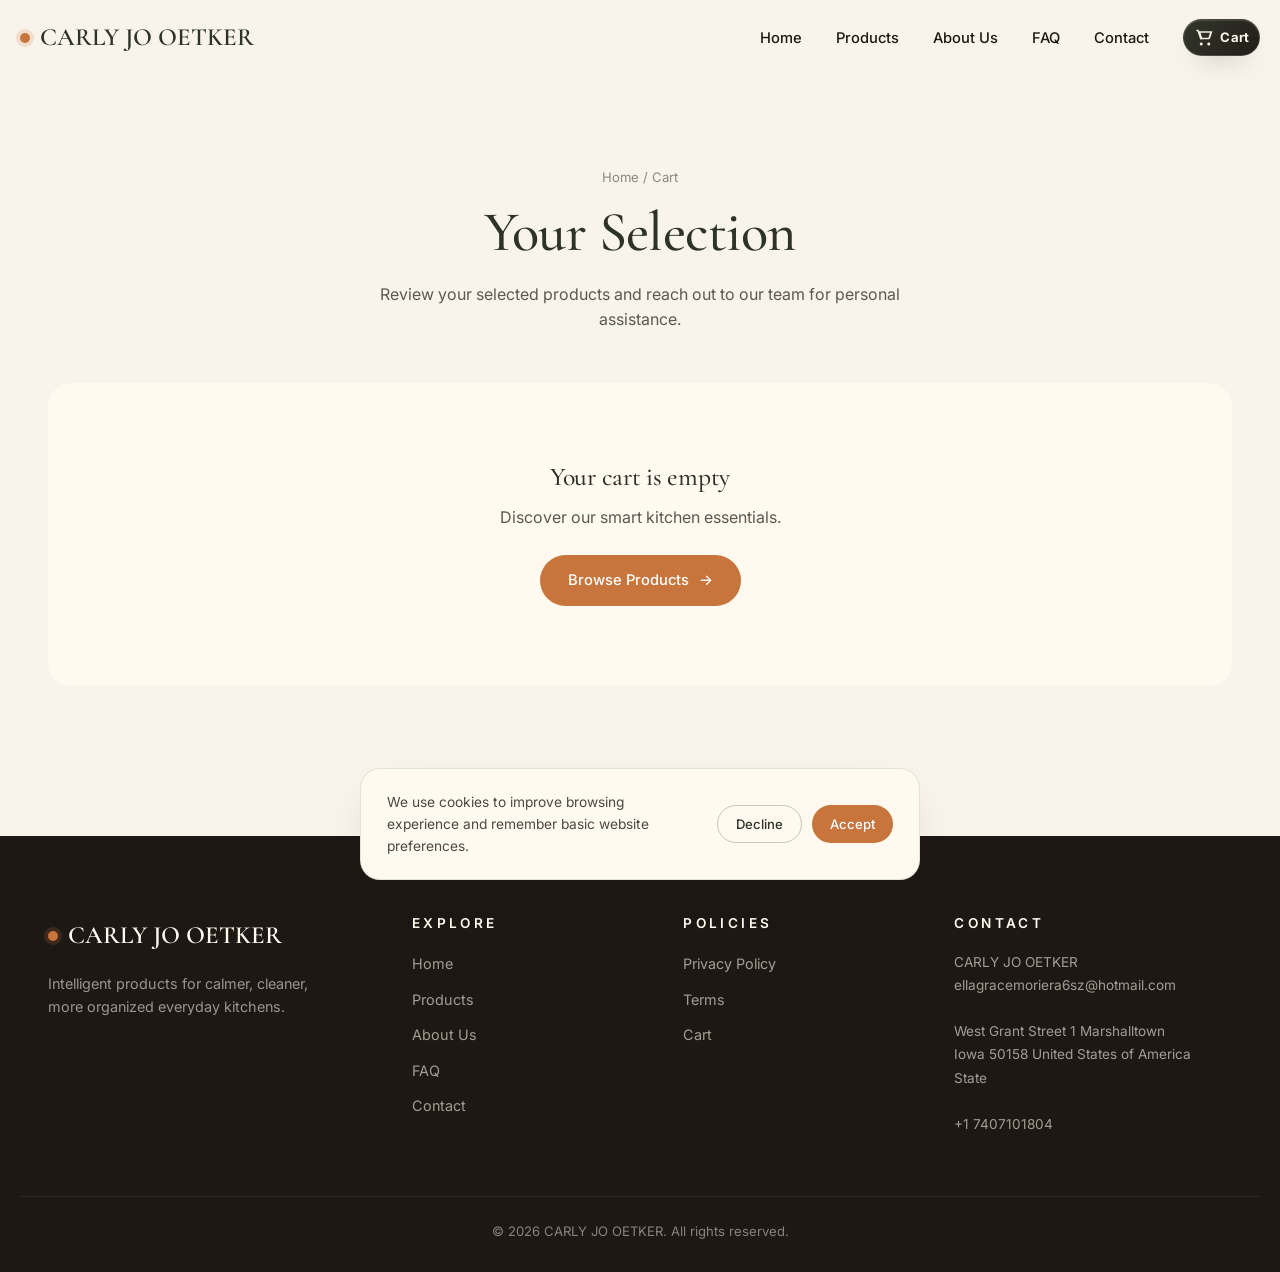
<file: cart.html>
<!DOCTYPE html><html lang="en"><head><meta charset="UTF-8"><meta name="viewport" content="width=device-width,initial-scale=1">
<title>Cart — CARLY JO OETKER</title>
<link rel="preconnect" href="https://fonts.googleapis.com"><link rel="preconnect" href="https://fonts.gstatic.com" crossorigin>
<link href="https://fonts.googleapis.com/css2?family=Cormorant+Garamond:ital,wght@0,400;0,500;0,600;1,500&family=Inter:wght@300;400;500;600;700&display=swap" rel="stylesheet">
<link rel="stylesheet" href="assets/css/style.css">
</head><body data-page="cart">
<div class="page-loader"><div class="loader-dot"></div></div>
<section class="page-hero"><div class="container">
  <div class="breadcrumb">Home / Cart</div>
  <h1 class="serif">Your Selection</h1>
  <p>Review your selected products and reach out to our team for personal assistance.</p>
</div></section>
<section style="padding-top:0"><div class="container"><div id="cartRoot"></div></div></section>
<script src="assets/js/product.js"></script>
<script src="assets/js/main.js"></script></body></html>
</file>
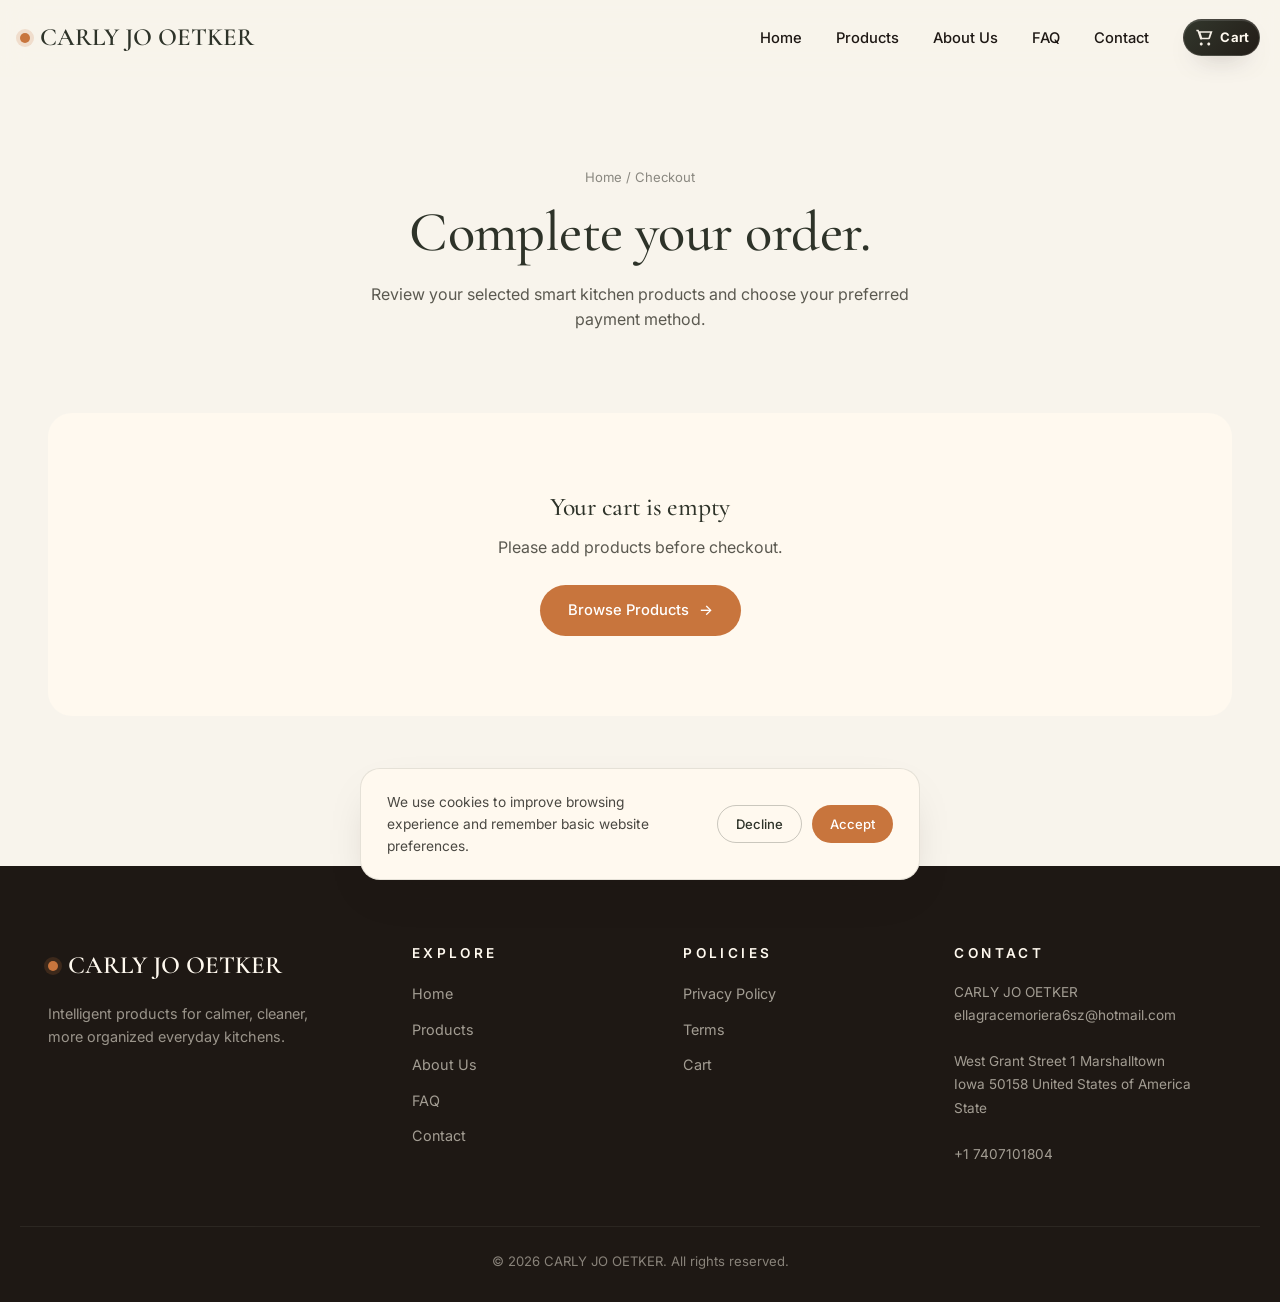
<file: checkout.html>
<!DOCTYPE html>
<html lang="en">
<head>
  <meta charset="UTF-8" />
  <meta name="viewport" content="width=device-width, initial-scale=1.0" />
  <title>Checkout | Carly Smart Kitchen</title>

  <link rel="preconnect" href="https://fonts.googleapis.com">
  <link rel="preconnect" href="https://fonts.gstatic.com" crossorigin>
  <link href="https://fonts.googleapis.com/css2?family=Cormorant+Garamond:wght@500;600&family=Inter:wght@400;500;600;700;800&display=swap" rel="stylesheet">

  <link rel="stylesheet" href="assets/css/style.css" />
</head>
<body data-page="checkout">

  <div class="page-loader">
    <div class="loader-dot"></div>
  </div>

  <main>
    <section class="page-hero">
      <div class="container">
        <div class="breadcrumb">Home / Checkout</div>
        <h1>Complete your order.</h1>
        <p>Review your selected smart kitchen products and choose your preferred payment method.</p>
      </div>
    </section>

    <section style="padding-top:30px">
      <div class="container">
        <div id="checkoutRoot"></div>
      </div>
    </section>
  </main>
  <script src="https://www.paypal.com/sdk/js?client-id=sb&currency=USD&components=buttons&disable-funding=card,credit"></script>
  <script src="assets/js/product.js"></script>
  <script src="assets/js/main.js"></script>
</body>
</html>
</file>
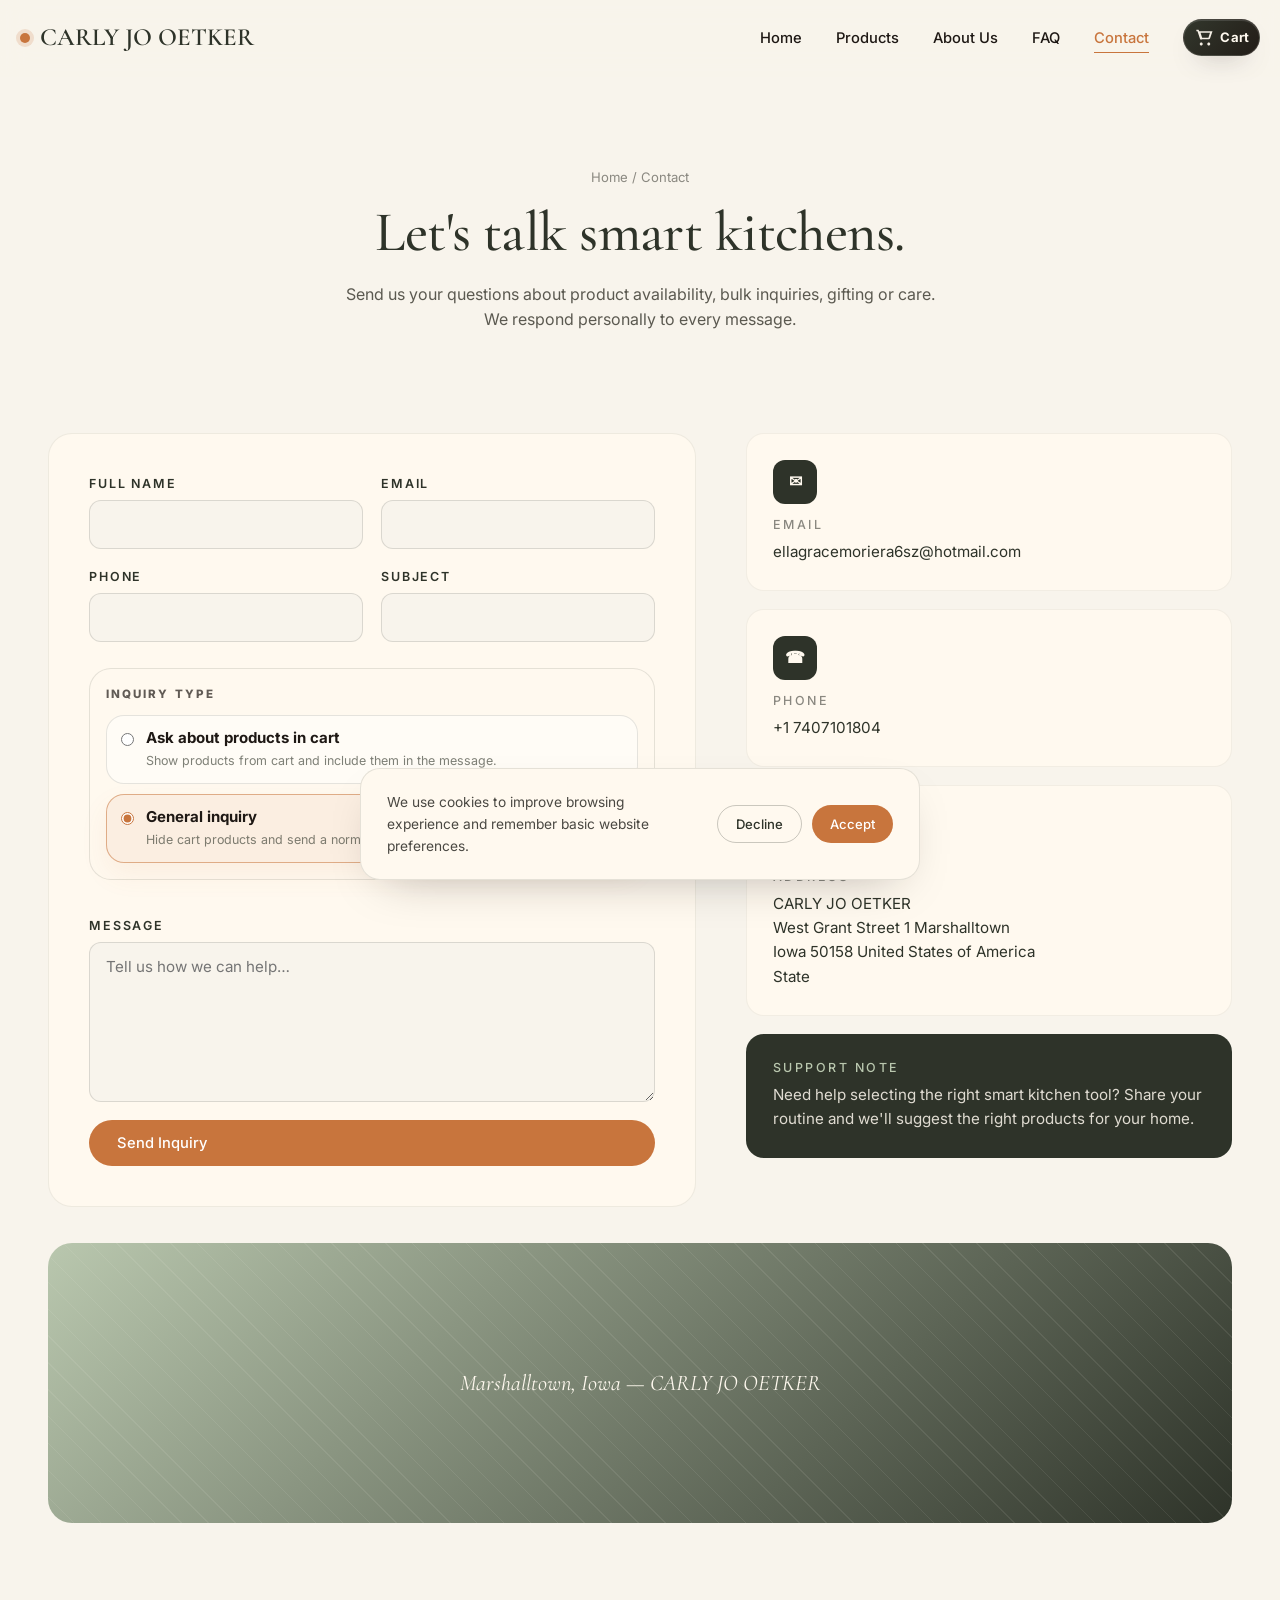
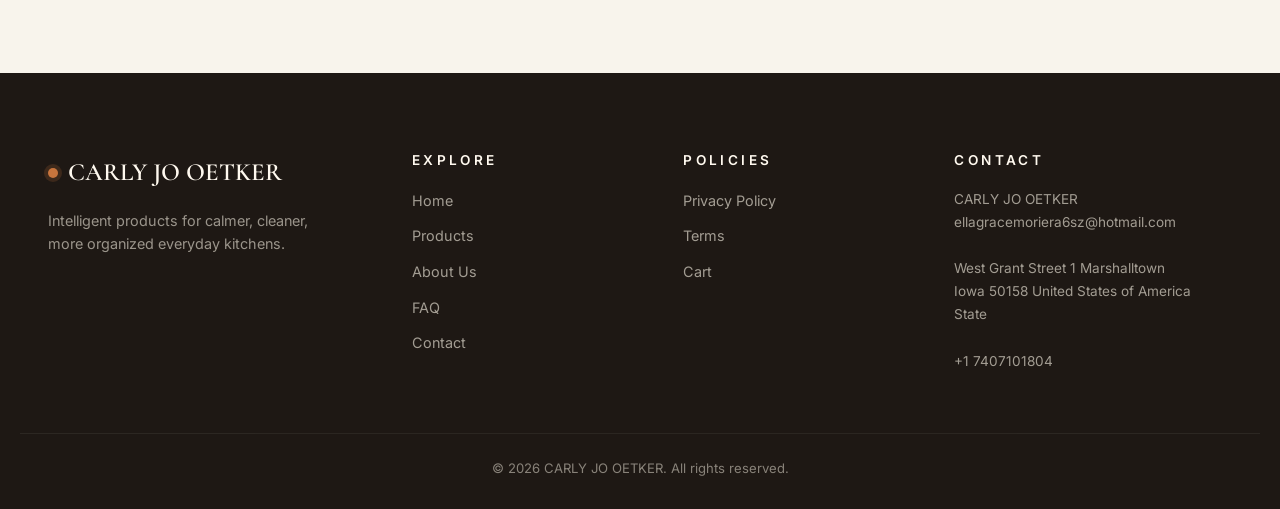
<file: contact.html>
<!DOCTYPE html><html lang="en"><head><meta charset="UTF-8"><meta name="viewport" content="width=device-width,initial-scale=1">
<title>Contact — CARLY JO OETKER</title>
<link rel="preconnect" href="https://fonts.googleapis.com"><link rel="preconnect" href="https://fonts.gstatic.com" crossorigin>
<link href="https://fonts.googleapis.com/css2?family=Cormorant+Garamond:ital,wght@0,400;0,500;0,600;1,500&family=Inter:wght@300;400;500;600;700&display=swap" rel="stylesheet">
<link rel="stylesheet" href="assets/css/style.css">
</head><body data-page="contact">
<div class="page-loader"><div class="loader-dot"></div></div>
<section class="page-hero"><div class="container">
  <div class="breadcrumb">Home / Contact</div>
  <h1 class="serif">Let's talk smart kitchens.</h1>
  <p>Send us your questions about product availability, bulk inquiries, gifting or care. We respond personally to every message.</p>
</div></section>
<section style="padding-top:20px"><div class="container">
  <div class="contact-wrap">
    <div class="form-card reveal">
      <div class="success-msg" id="successMsg">Thank you. Your inquiry has been prepared successfully.</div>
      <form id="contactForm" class="form-grid">
        <div class="field"><label>Full Name</label><input type="text" required></div>
        <div class="field"><label>Email</label><input type="email" required></div>
        <div class="field"><label>Phone</label><input type="tel"></div>
        <div class="field"><label>Subject</label><input type="text" required></div>
        <div class="inquiry-type-box" id="inquiryTypeBox">
        <div class="inquiry-type-title">Inquiry Type</div>

        <label class="inquiry-option active" data-type="product">
          <input type="radio" name="inquiryType" value="product">
          <span>
            <strong>Ask about products in cart</strong>
            <small>Show products from cart and include them in the message.</small>
          </span>
        </label>

        <label class="inquiry-option" data-type="general">
          <input type="radio" name="inquiryType" value="general">
          <span>
            <strong>General inquiry</strong>
            <small>Hide cart products and send a normal contact message.</small>
          </span>
        </label>
      </div>

      <div id="contactProductPreview" class="contact-product-preview"></div>
        <div id="contactProductPreview" class="contact-product-preview"></div>
        <div class="field full"><label>Message</label><textarea id="messageField" required placeholder="Tell us how we can help…"></textarea></div>
        <div class="field full"><button class="btn btn-primary no-arrow" type="submit">Send Inquiry</button></div>
      </form>
    </div>
    <div class="contact-info reveal">
      <div class="info-card"><div class="ico">✉</div><h4>Email</h4><p>ellagracemoriera6sz@hotmail.com</p></div>
      <div class="info-card"><div class="ico">☎</div><h4>Phone</h4><p>+1 7407101804</p></div>
      <div class="info-card"><div class="ico">⌂</div><h4>Address</h4><p>CARLY JO OETKER<br>West Grant Street 1 Marshalltown<br>Iowa 50158 United States of America<br>State</p></div>
      <div class="info-card" style="background:var(--graphite);color:var(--ceramic)"><h4 style="color:var(--sage)">Support note</h4><p style="color:var(--ceramic);opacity:.85">Need help selecting the right smart kitchen tool? Share your routine and we'll suggest the right products for your home.</p></div>
    </div>
  </div>
  <div class="map-placeholder reveal">Marshalltown, Iowa — CARLY JO OETKER</div>
</div></section>
<script src="assets/js/product.js"></script>
<script src="assets/js/main.js"></script></body></html>
</file>
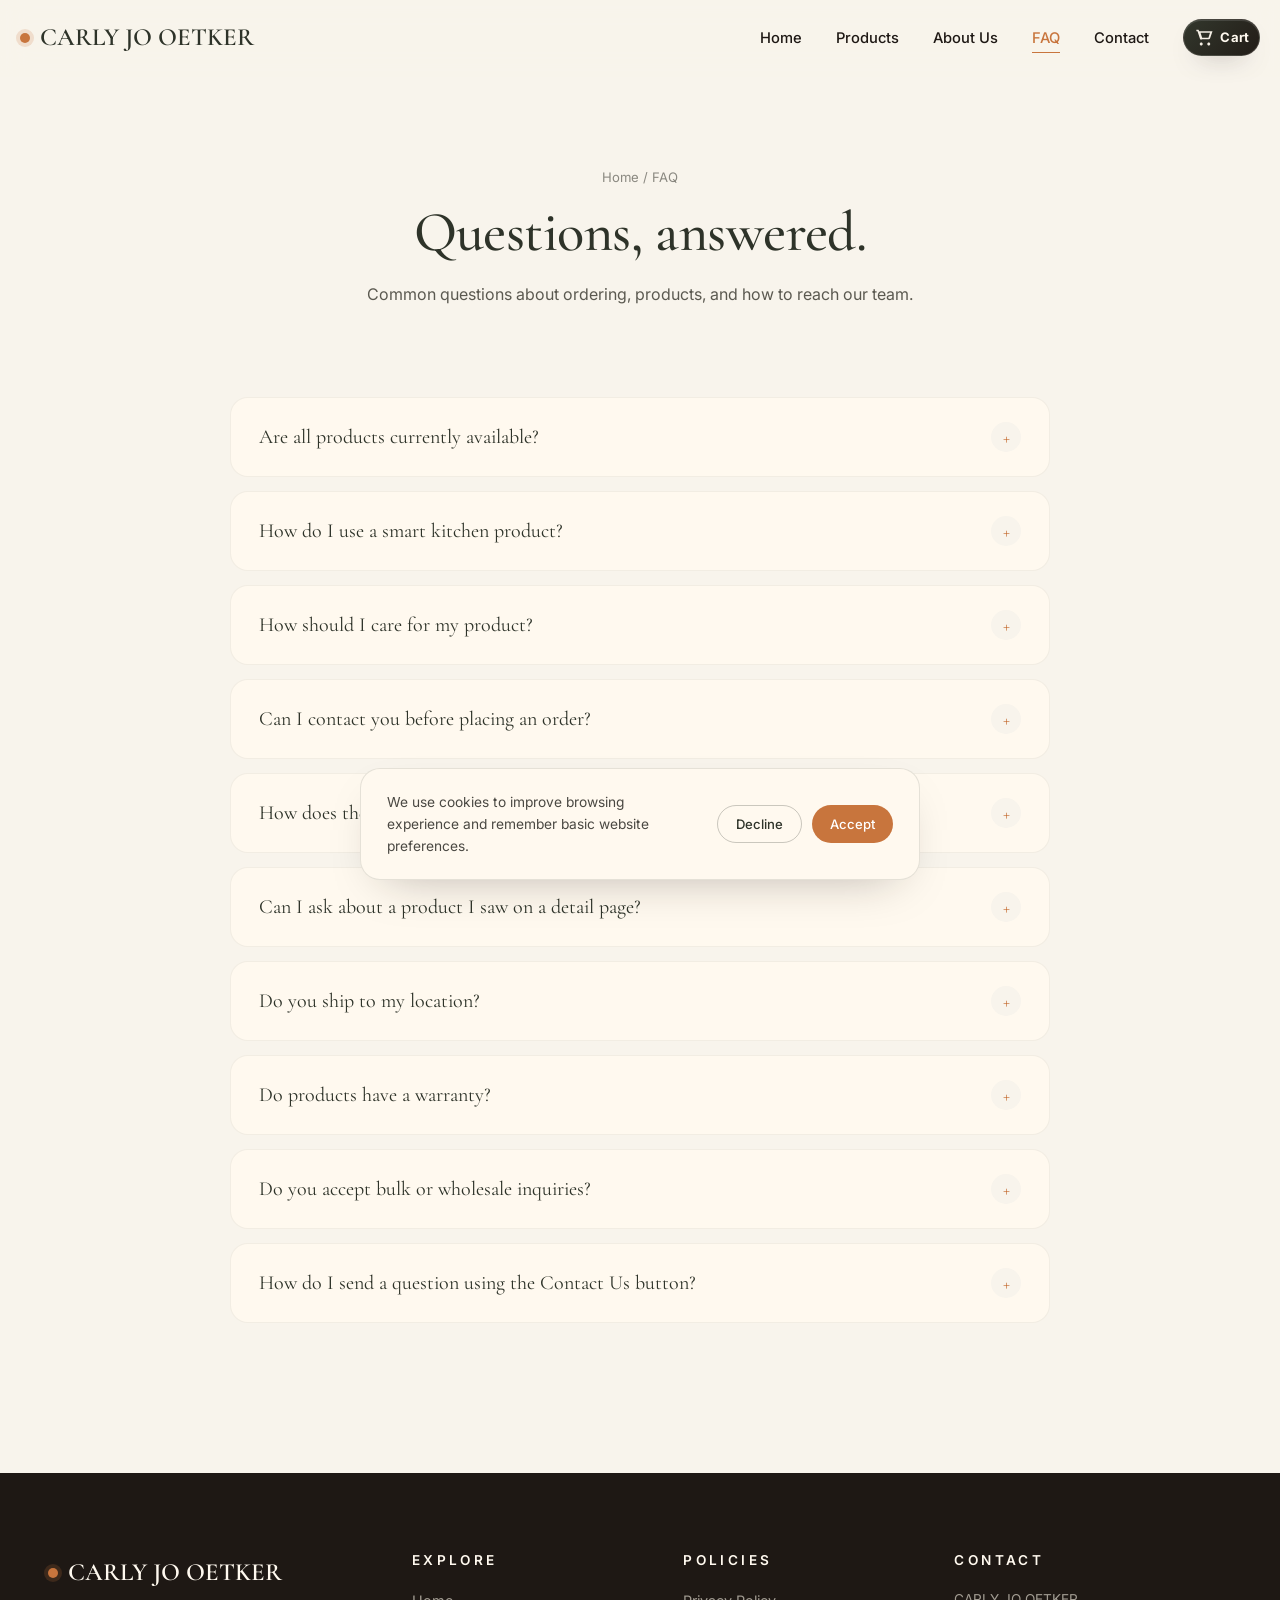
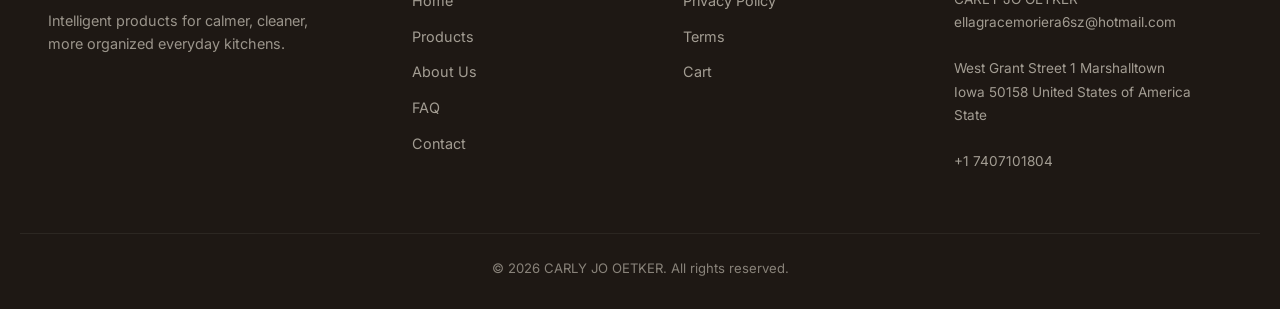
<file: faq.html>
<!DOCTYPE html><html lang="en"><head><meta charset="UTF-8"><meta name="viewport" content="width=device-width,initial-scale=1">
<title>FAQ — CARLY JO OETKER</title>
<link rel="preconnect" href="https://fonts.googleapis.com"><link rel="preconnect" href="https://fonts.gstatic.com" crossorigin>
<link href="https://fonts.googleapis.com/css2?family=Cormorant+Garamond:ital,wght@0,400;0,500;0,600;1,500&family=Inter:wght@300;400;500;600;700&display=swap" rel="stylesheet">
<link rel="stylesheet" href="assets/css/style.css">
</head><body data-page="faq">
<div class="page-loader"><div class="loader-dot"></div></div>
<section class="page-hero"><div class="container">
  <div class="breadcrumb">Home / FAQ</div>
  <h1 class="serif">Questions, answered.</h1>
  <p>Common questions about ordering, products, and how to reach our team.</p>
</div></section>
<section style="padding-top:10px"><div class="container">
  <div class="faq-list">
    <div class="faq-item reveal"><button class="faq-q">Are all products currently available?<span class="plus">+</span></button><div class="faq-a"><p>Most products in our catalog are available year-round. For current stock status of a specific item, please send us a message via the Contact page.</p></div></div>
    <div class="faq-item reveal"><button class="faq-q">How do I use a smart kitchen product?<span class="plus">+</span></button><div class="faq-a"><p>Every product detail page lists Key Features and Suggested Usage. If you need extra guidance, contact our team and we'll walk you through it.</p></div></div>
    <div class="faq-item reveal"><button class="faq-q">How should I care for my product?<span class="plus">+</span></button><div class="faq-a"><p>Each product page includes Material & Care notes. In general: wipe electronics with a damp cloth, hand wash removable parts, and never submerge motorized units.</p></div></div>
    <div class="faq-item reveal"><button class="faq-q">Can I contact you before placing an order?<span class="plus">+</span></button><div class="faq-a"><p>Absolutely. We encourage every customer to reach out with questions about suitability, materials, or quantity before committing.</p></div></div>
    <div class="faq-item reveal"><button class="faq-q">How does the cart inquiry process work?<span class="plus">+</span></button><div class="faq-a"><p>Add items you're interested in to your cart, then click Contact Us. Your selection is automatically attached to the message so we can prepare a personalized response.</p></div></div>
    <div class="faq-item reveal"><button class="faq-q">Can I ask about a product I saw on a detail page?<span class="plus">+</span></button><div class="faq-a"><p>Yes. Use the Contact Us button on the product detail page — the product details auto-fill into the message form.</p></div></div>
    <div class="faq-item reveal"><button class="faq-q">Do you ship to my location?<span class="plus">+</span></button><div class="faq-a"><p>Shipping availability depends on your region. Please share your address in your inquiry and we'll confirm shipping options.</p></div></div>
    <div class="faq-item reveal"><button class="faq-q">Do products have a warranty?<span class="plus">+</span></button><div class="faq-a"><p>Warranty terms vary by product. Contact us with the product name and we'll provide the latest warranty information.</p></div></div>
    <div class="faq-item reveal"><button class="faq-q">Do you accept bulk or wholesale inquiries?<span class="plus">+</span></button><div class="faq-a"><p>Yes. For bulk, gifting or business orders, please send the product list and quantities via the Contact page and we'll arrange a tailored quote.</p></div></div>
    <div class="faq-item reveal"><button class="faq-q">How do I send a question using the Contact Us button?<span class="plus">+</span></button><div class="faq-a"><p>Click Contact Us on any product page or from your cart. Your selection auto-fills into the message field — you can edit it and send.</p></div></div>
  </div>
</div></section>
<script src="assets/js/main.js"></script></body></html>
</file>
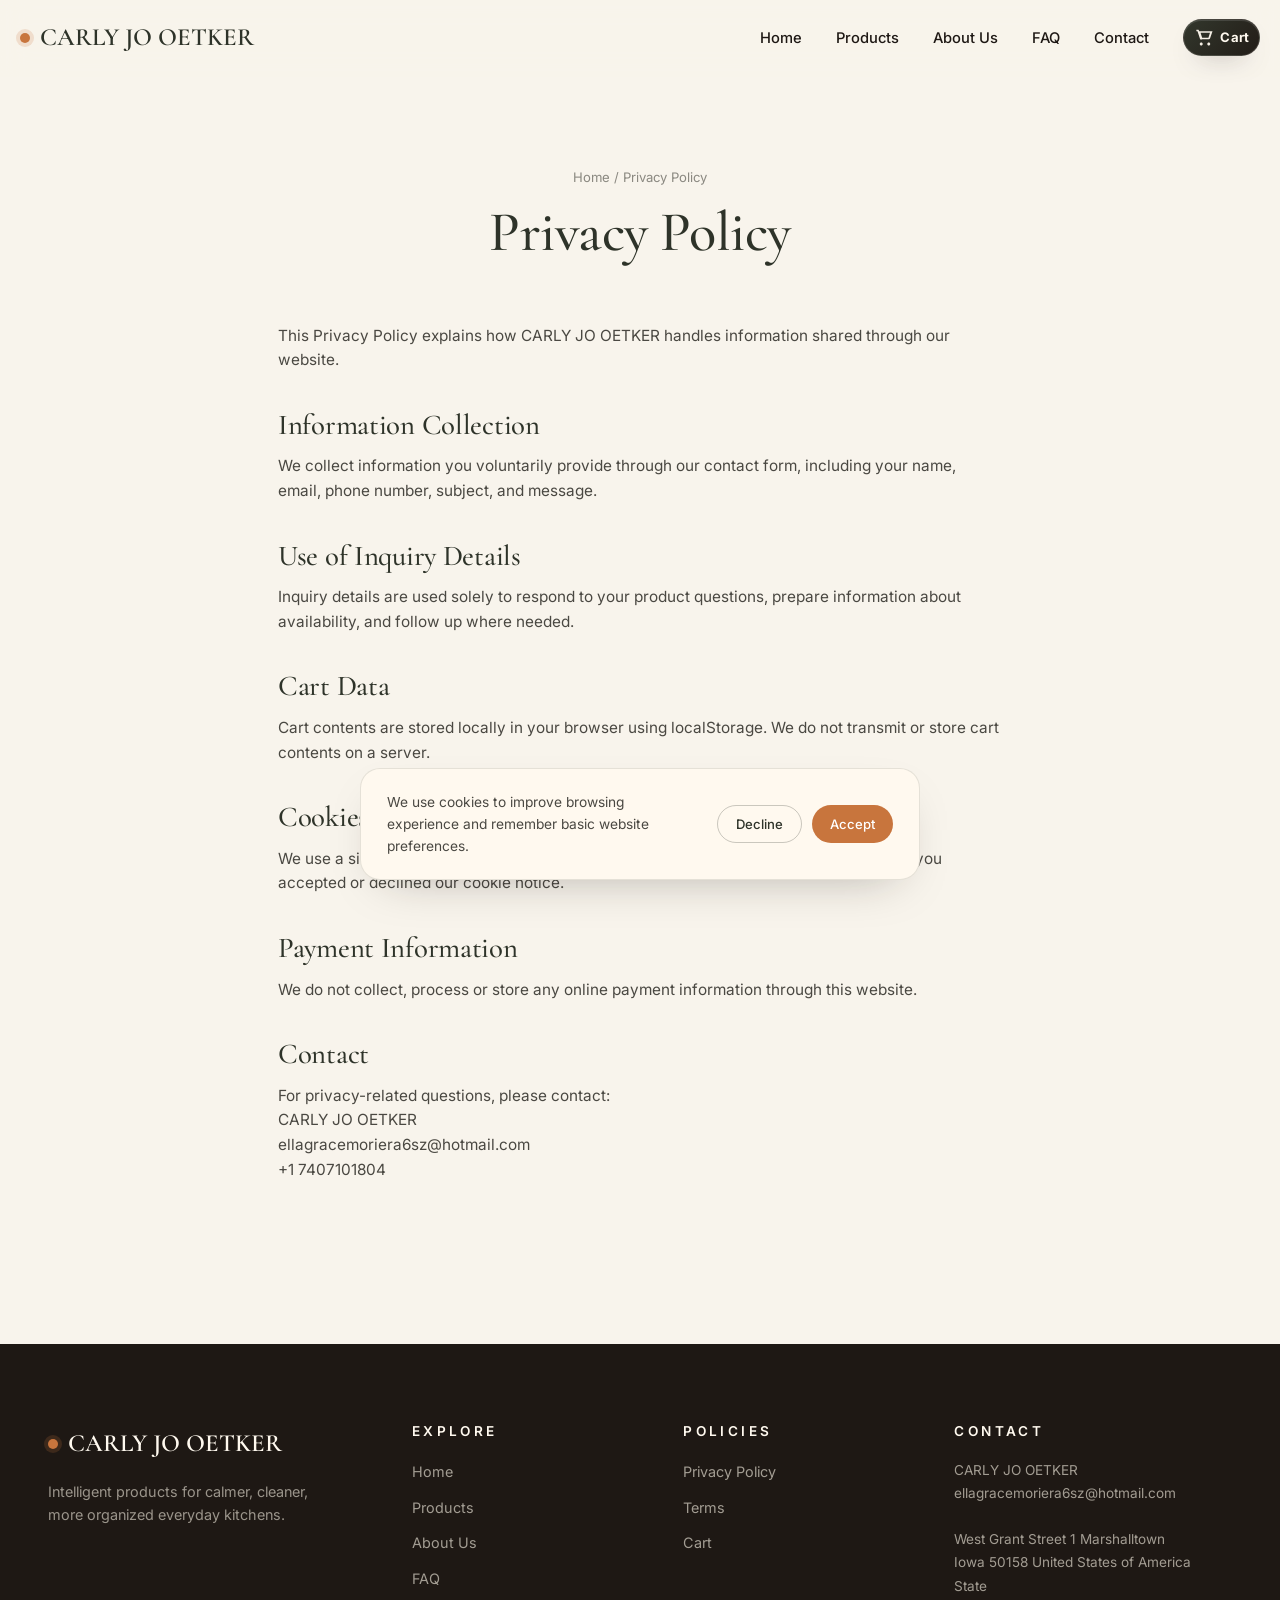
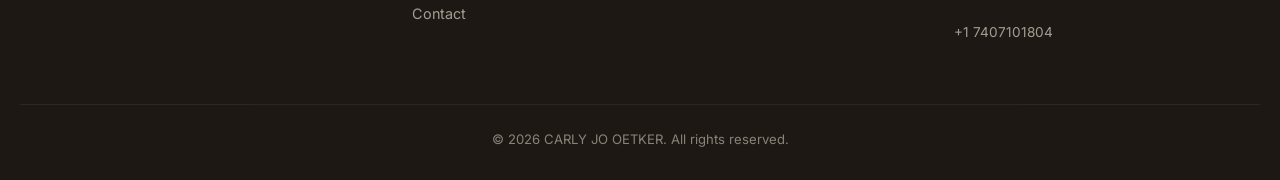
<file: privacy.html>
<!DOCTYPE html><html lang="en"><head><meta charset="UTF-8"><meta name="viewport" content="width=device-width,initial-scale=1">
<title>Privacy Policy — CARLY JO OETKER</title>
<link rel="preconnect" href="https://fonts.googleapis.com"><link rel="preconnect" href="https://fonts.gstatic.com" crossorigin>
<link href="https://fonts.googleapis.com/css2?family=Cormorant+Garamond:ital,wght@0,400;0,500;0,600;1,500&family=Inter:wght@300;400;500;600;700&display=swap" rel="stylesheet">
<link rel="stylesheet" href="assets/css/style.css">
</head><body data-page="privacy">
<div class="page-loader"><div class="loader-dot"></div></div>
<section class="page-hero"><div class="container">
  <div class="breadcrumb">Home / Privacy Policy</div>
  <h1 class="serif">Privacy Policy</h1>
</div></section>
<section style="padding-top:10px"><div class="container policy">
  <p>This Privacy Policy explains how CARLY JO OETKER handles information shared through our website.</p>
  <h2>Information Collection</h2>
  <p>We collect information you voluntarily provide through our contact form, including your name, email, phone number, subject, and message.</p>
  <h2>Use of Inquiry Details</h2>
  <p>Inquiry details are used solely to respond to your product questions, prepare information about availability, and follow up where needed.</p>
  <h2>Cart Data</h2>
  <p>Cart contents are stored locally in your browser using localStorage. We do not transmit or store cart contents on a server.</p>
  <h2>Cookies</h2>
  <p>We use a single basic cookie preference (stored in your browser) to remember whether you accepted or declined our cookie notice.</p>
  <h2>Payment Information</h2>
  <p>We do not collect, process or store any online payment information through this website.</p>
  <h2>Contact</h2>
  <p>For privacy-related questions, please contact:<br>CARLY JO OETKER<br>ellagracemoriera6sz@hotmail.com<br>+1 7407101804</p>
</div></section>
<script src="assets/js/main.js"></script></body></html>
</file>
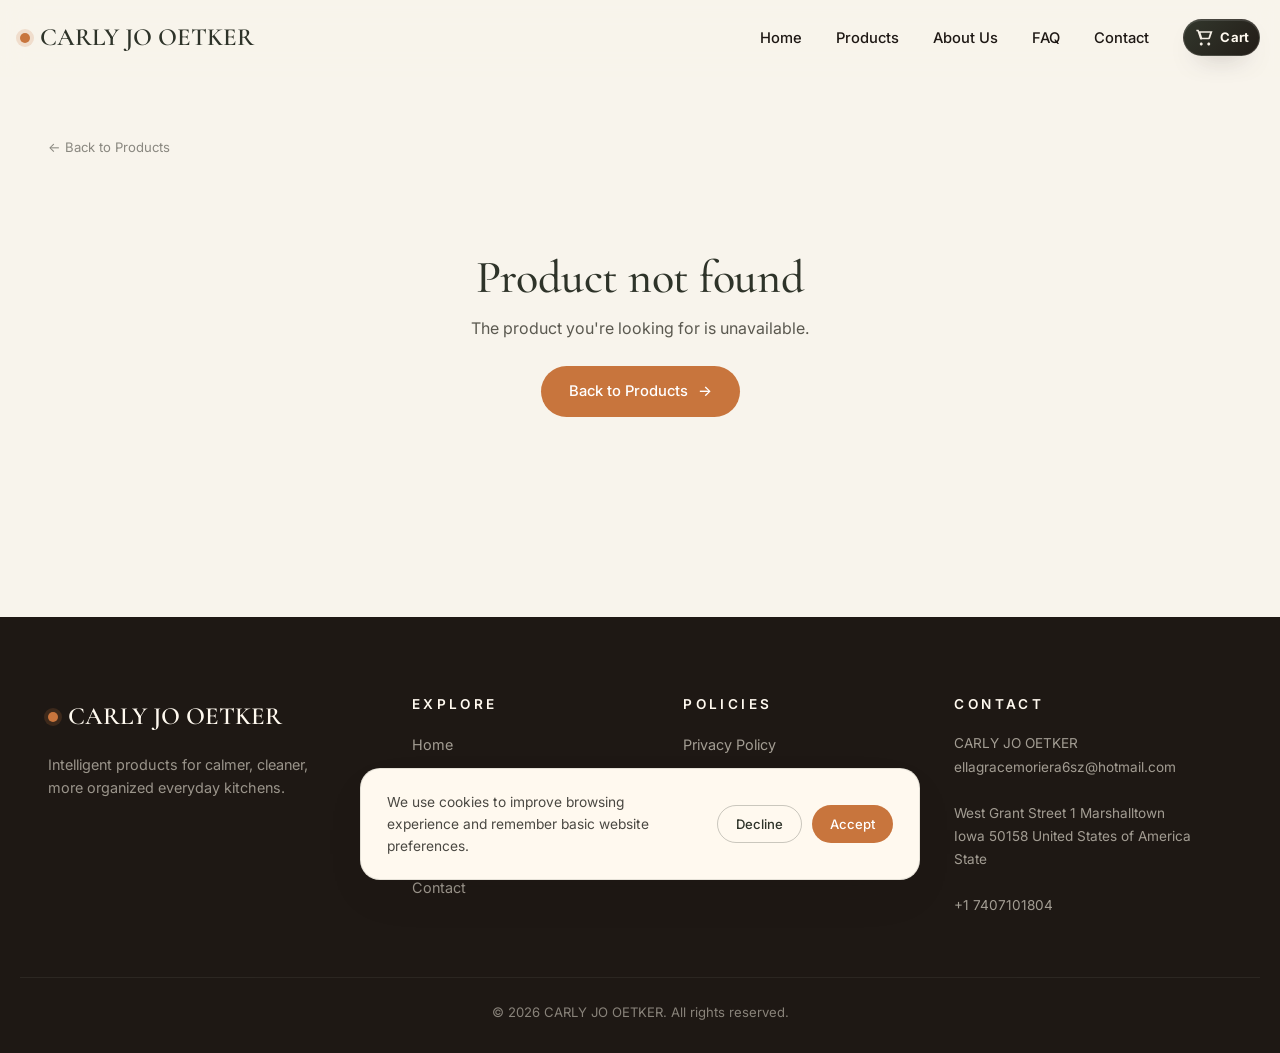
<file: product-detail.html>
<!DOCTYPE html><html lang="en"><head><meta charset="UTF-8"><meta name="viewport" content="width=device-width,initial-scale=1">
<title>Product Detail — CARLY JO OETKER</title>
<link rel="preconnect" href="https://fonts.googleapis.com"><link rel="preconnect" href="https://fonts.gstatic.com" crossorigin>
<link href="https://fonts.googleapis.com/css2?family=Cormorant+Garamond:ital,wght@0,400;0,500;0,600;1,500&family=Inter:wght@300;400;500;600;700&display=swap" rel="stylesheet">
<link rel="stylesheet" href="assets/css/style.css">
</head><body data-page="product-detail">
<div class="page-loader"><div class="loader-dot"></div></div>
<section style="padding:60px 0"><div class="container">
  <div class="breadcrumb" style="font-size:.82rem;color:#8a8880;margin-bottom:14px"><a href="products.html">← Back to Products</a></div>
  <div id="productDetail"></div>
</div></section>
<script src="assets/js/product.js"></script>
<script src="assets/js/main.js"></script></body></html>
</file>
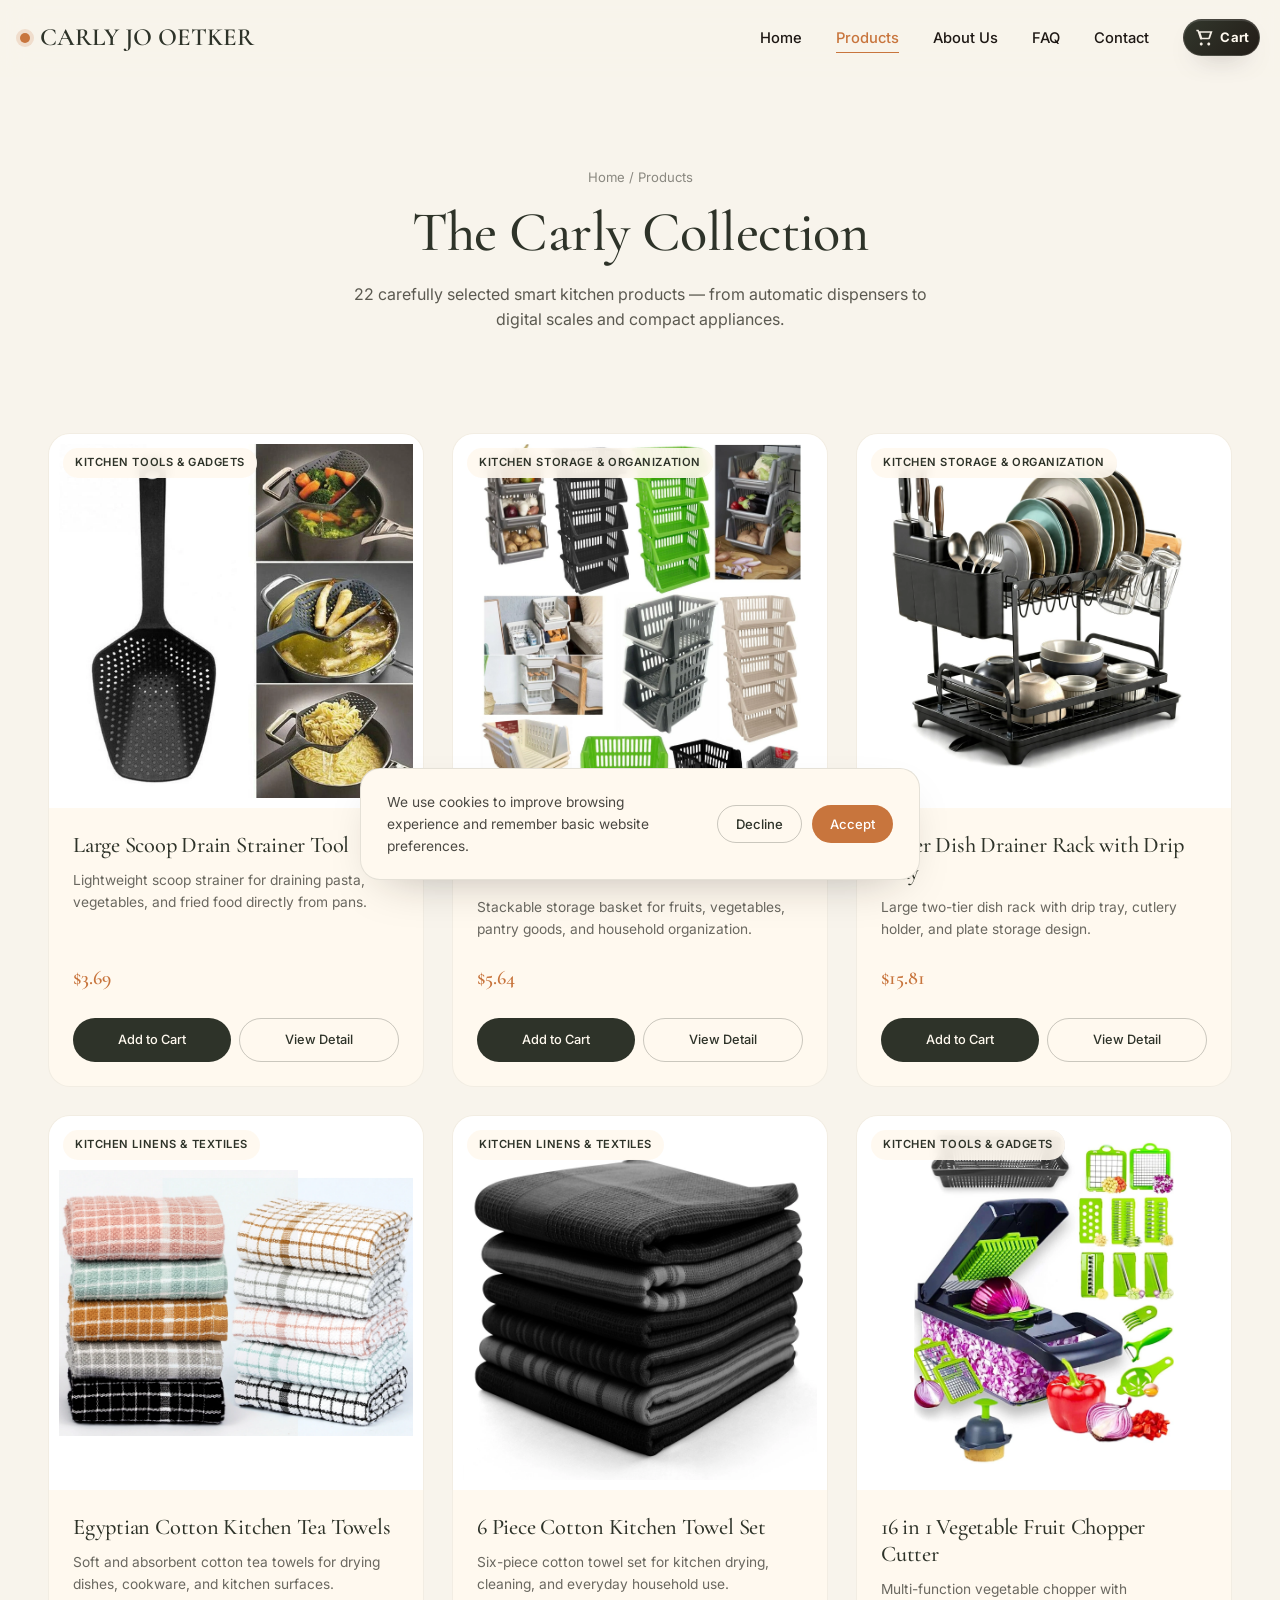
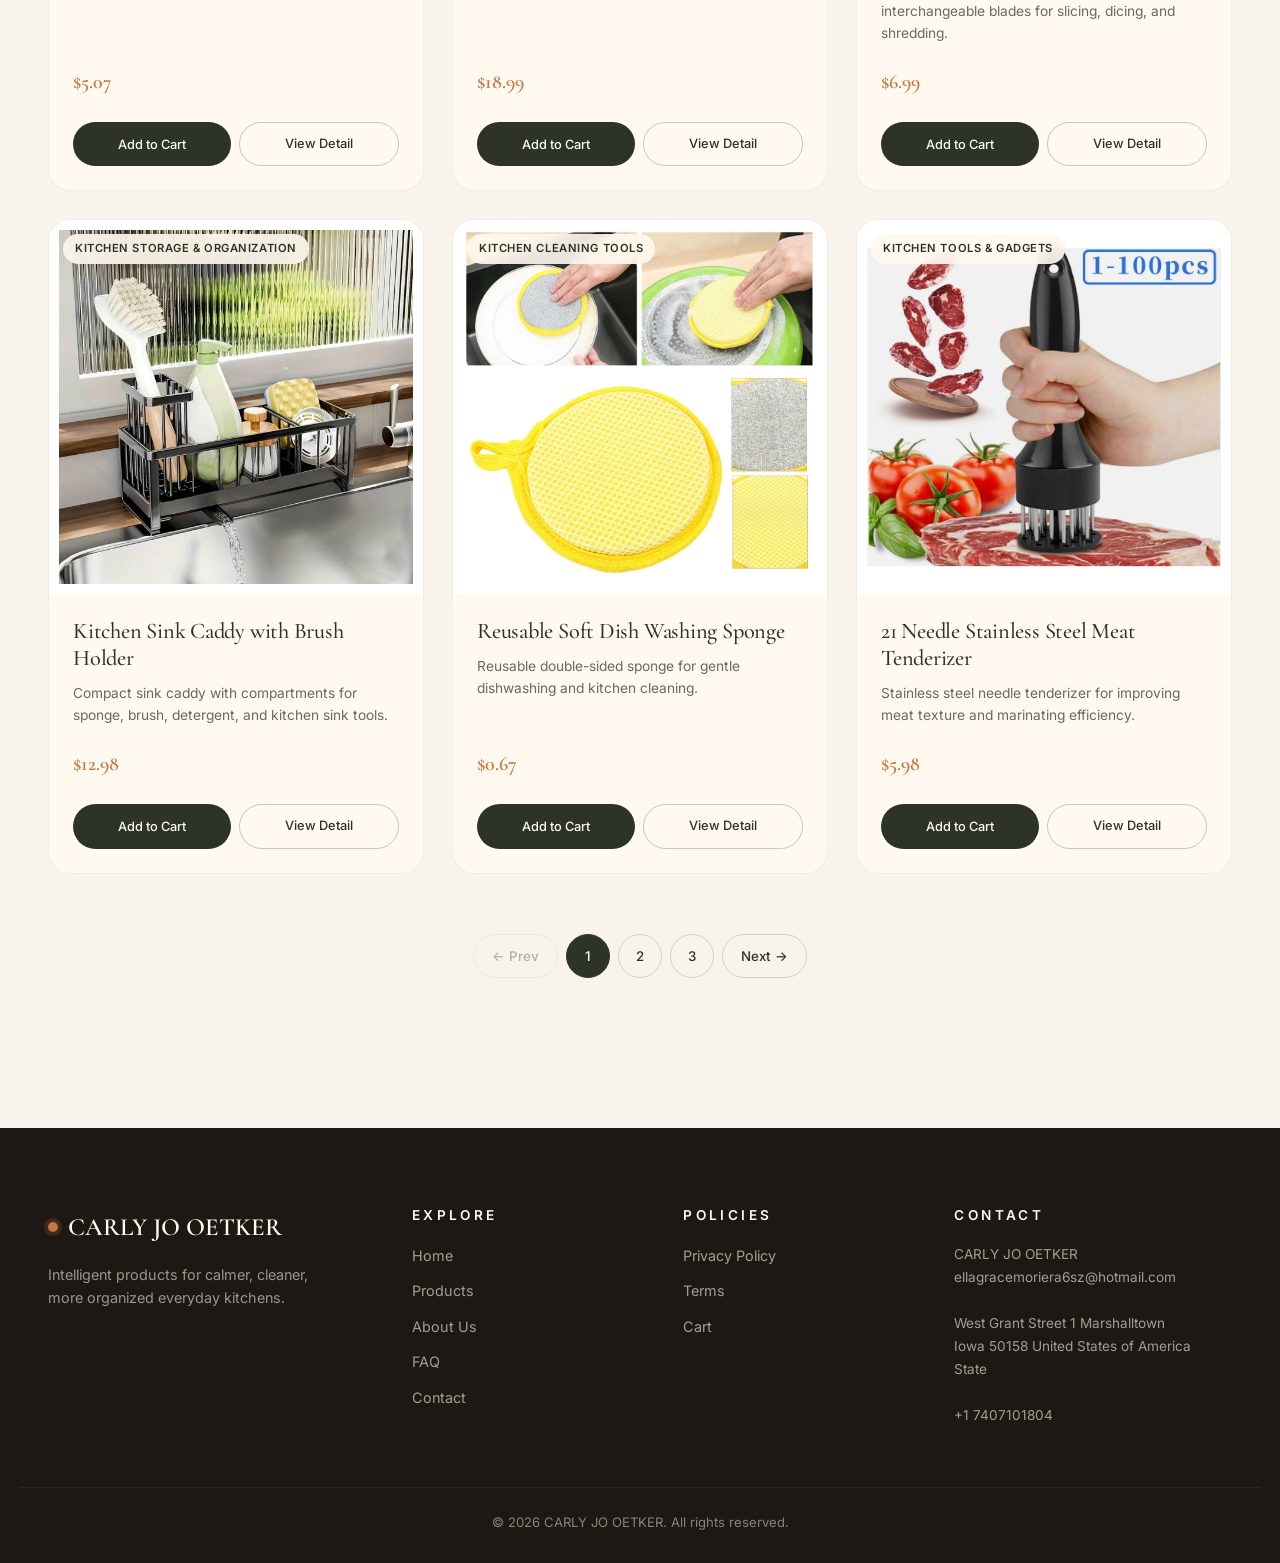
<file: products.html>
<!DOCTYPE html><html lang="en"><head><meta charset="UTF-8"><meta name="viewport" content="width=device-width,initial-scale=1">
<title>Products — CARLY JO OETKER</title>
<meta name="description" content="Browse our complete catalog of smart kitchen household products.">
<link rel="preconnect" href="https://fonts.googleapis.com"><link rel="preconnect" href="https://fonts.gstatic.com" crossorigin>
<link href="https://fonts.googleapis.com/css2?family=Cormorant+Garamond:ital,wght@0,400;0,500;0,600;1,500&family=Inter:wght@300;400;500;600;700&display=swap" rel="stylesheet">
<link rel="stylesheet" href="assets/css/style.css">
</head><body data-page="products">
<div class="page-loader"><div class="loader-dot"></div></div>
<section class="page-hero"><div class="container">
  <div class="breadcrumb">Home / Products</div>
  <h1 class="serif">The Carly Collection</h1>
  <p>22 carefully selected smart kitchen products — from automatic dispensers to digital scales and compact appliances.</p>
</div></section>
<section style="padding-top:0"><div class="container">
  <div class="products-grid" id="productsGrid"></div>
  <div class="pagination" id="pagination"></div>
</div></section>
<script src="assets/js/product.js"></script>
<script src="assets/js/main.js"></script></body></html>
</file>
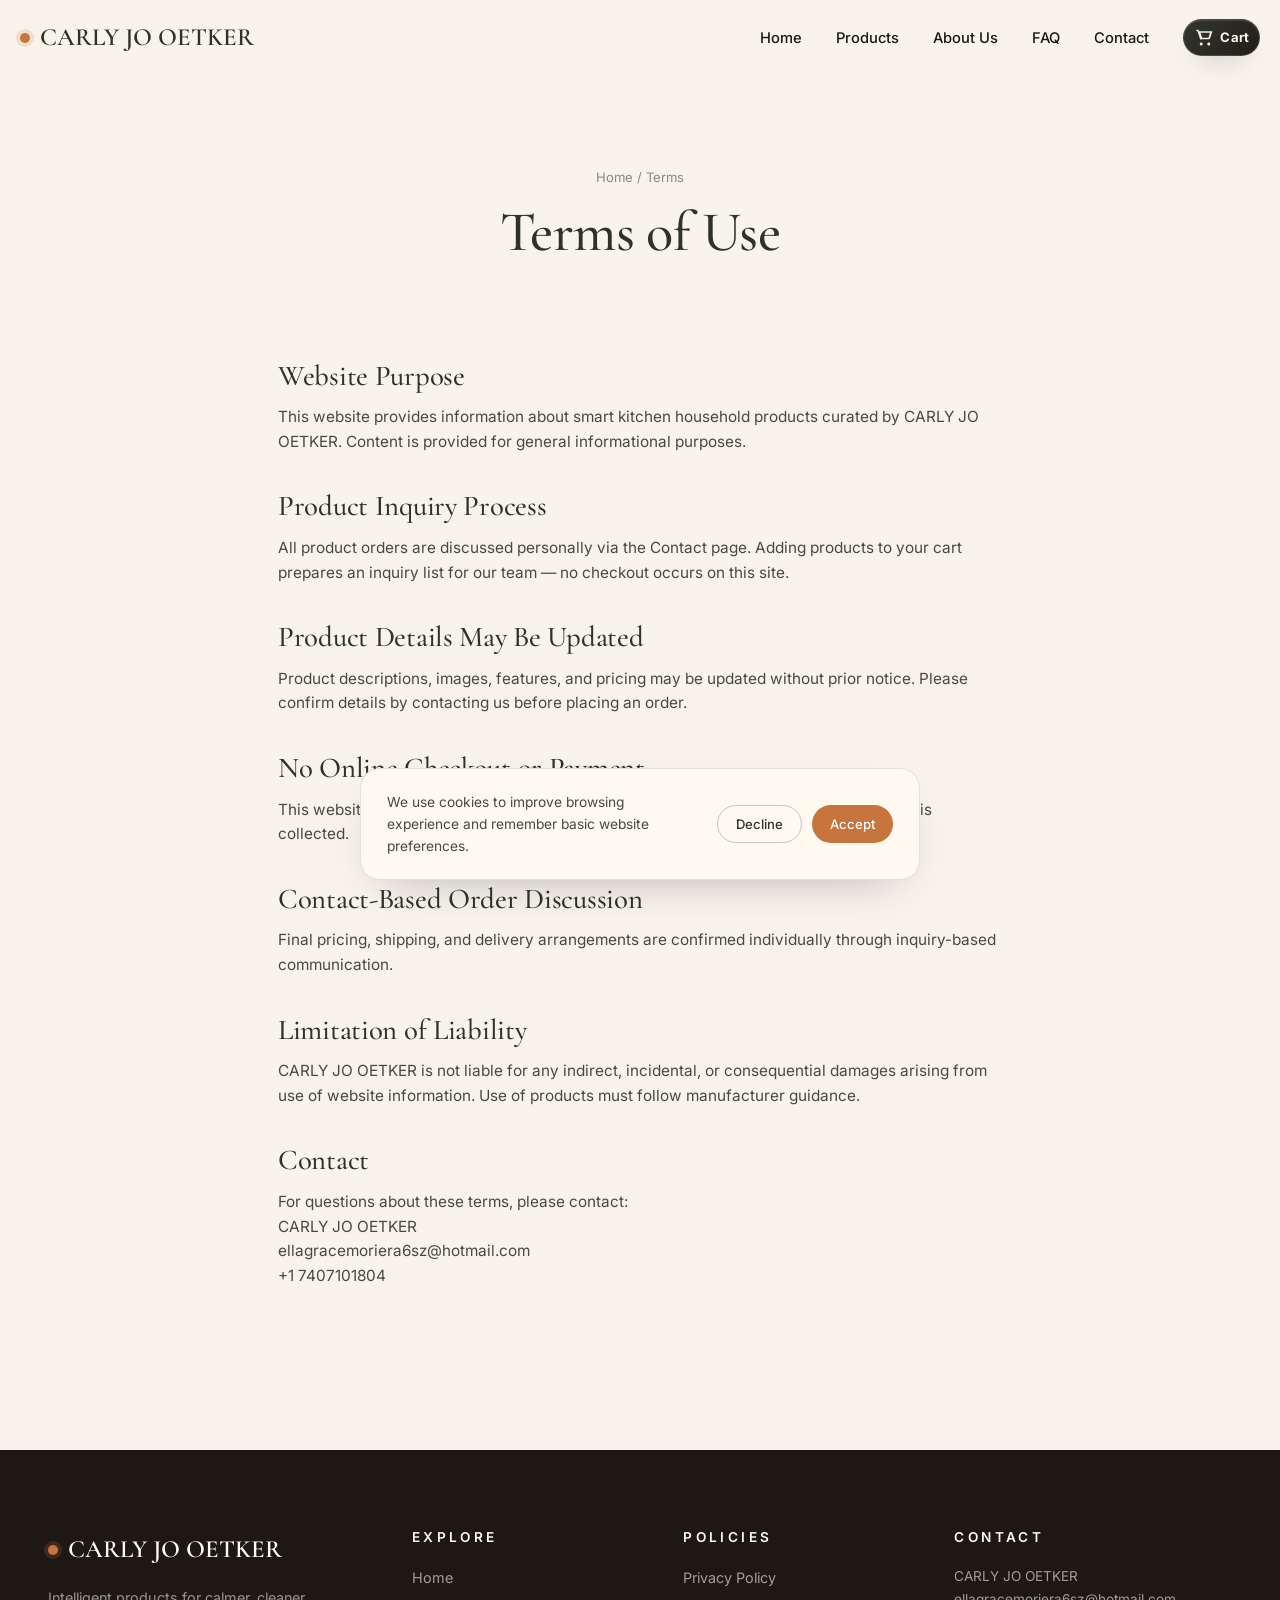
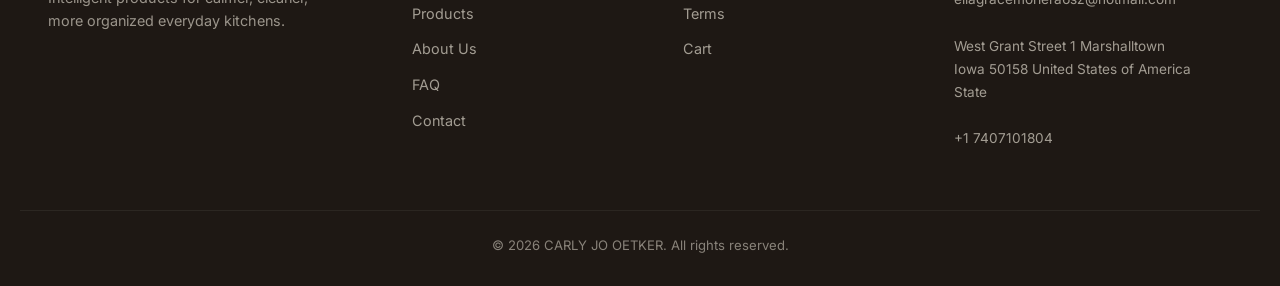
<file: terms.html>
<!DOCTYPE html><html lang="en"><head><meta charset="UTF-8"><meta name="viewport" content="width=device-width,initial-scale=1">
<title>Terms — CARLY JO OETKER</title>
<link rel="preconnect" href="https://fonts.googleapis.com"><link rel="preconnect" href="https://fonts.gstatic.com" crossorigin>
<link href="https://fonts.googleapis.com/css2?family=Cormorant+Garamond:ital,wght@0,400;0,500;0,600;1,500&family=Inter:wght@300;400;500;600;700&display=swap" rel="stylesheet">
<link rel="stylesheet" href="assets/css/style.css">
</head><body data-page="terms">
<div class="page-loader"><div class="loader-dot"></div></div>
<section class="page-hero"><div class="container">
  <div class="breadcrumb">Home / Terms</div>
  <h1 class="serif">Terms of Use</h1>
</div></section>
<section style="padding-top:10px"><div class="container policy">
  <h2>Website Purpose</h2>
  <p>This website provides information about smart kitchen household products curated by CARLY JO OETKER. Content is provided for general informational purposes.</p>
  <h2>Product Inquiry Process</h2>
  <p>All product orders are discussed personally via the Contact page. Adding products to your cart prepares an inquiry list for our team — no checkout occurs on this site.</p>
  <h2>Product Details May Be Updated</h2>
  <p>Product descriptions, images, features, and pricing may be updated without prior notice. Please confirm details by contacting us before placing an order.</p>
  <h2>No Online Checkout or Payment</h2>
  <p>This website does not provide online checkout or payment processing. No payment data is collected.</p>
  <h2>Contact-Based Order Discussion</h2>
  <p>Final pricing, shipping, and delivery arrangements are confirmed individually through inquiry-based communication.</p>
  <h2>Limitation of Liability</h2>
  <p>CARLY JO OETKER is not liable for any indirect, incidental, or consequential damages arising from use of website information. Use of products must follow manufacturer guidance.</p>
  <h2>Contact</h2>
  <p>For questions about these terms, please contact:<br>CARLY JO OETKER<br>ellagracemoriera6sz@hotmail.com<br>+1 7407101804</p>
</div></section>
<script src="assets/js/main.js"></script></body></html>
</file>
<file: assets/css/style.css>
:root{
  --bg:#F8F4EC;--graphite:#2E3329;--copper:#C8753D;--sage:#B9C7AE;--espresso:#1E1814;--ceramic:#FFF9EF;
  --shadow:0 18px 50px -25px rgba(30,24,20,.35);
  --shadow-sm:0 6px 20px -10px rgba(30,24,20,.25);
}
*{box-sizing:border-box;margin:0;padding:0}
html{scroll-behavior:smooth}
body{font-family:'Inter',sans-serif;background:var(--bg);color:var(--espresso);line-height:1.6;-webkit-font-smoothing:antialiased}
h1,h2,h3,h4,.serif{font-family:'Cormorant Garamond',serif;font-weight:500;letter-spacing:-.01em;line-height:1.1;color:var(--graphite)}
h1{font-size:clamp(2.6rem,5.5vw,4.6rem)}
h2{font-size:clamp(2rem,3.6vw,3.2rem)}
h3{font-size:1.6rem}
a{color:inherit;text-decoration:none}
img{max-width:100%;display:block}
.container{width:100%;max-width:1240px;margin:0 auto;padding:0 28px}
section{padding:90px 0}
.eyebrow{font-size:.78rem;letter-spacing:.3em;text-transform:uppercase;color:var(--copper);font-weight:600;margin-bottom:18px;display:inline-block}
.muted{color:#5b5950}

/* Header */
.site-header{position:sticky;top:0;z-index:100;background:rgba(248,244,236,.7);backdrop-filter:blur(14px);-webkit-backdrop-filter:blur(14px);border-bottom:1px solid transparent;transition:.35s}
.site-header.scrolled{background:rgba(248,244,236,.92);border-bottom-color:rgba(46,51,41,.08);box-shadow:0 4px 20px -16px rgba(0,0,0,.3)}
.nav{display:flex;align-items:center;justify-content:space-between;padding:18px 0}
.logo{font-family:'Cormorant Garamond',serif;font-size:1.55rem;font-weight:600;color:var(--graphite);display:flex;align-items:center;gap:10px}
.logo .dot{width:10px;height:10px;border-radius:50%;background:var(--copper);box-shadow:0 0 0 4px rgba(200,117,61,.18)}
.nav-links{display:flex;gap:34px;list-style:none;align-items:center}
.nav-links a{font-size:.92rem;font-weight:500;position:relative;padding:6px 0;transition:.25s}
.nav-links a::after{content:'';position:absolute;left:0;right:100%;bottom:0;height:1px;background:var(--copper);transition:right .3s ease}
.nav-links a:hover::after,.nav-links a.active::after{right:0}
.nav-links a.active{color:var(--copper)}
/* Header Cart Button - Upgraded */
.cart-link{
  position:relative;
  display:inline-flex;
  align-items:center;
  justify-content:center;
  min-height:34px;
  padding:7px 10px 7px 12px !important;
  gap:6px;
  font-size:.82rem !important;
  border-radius:999px;
  background:
    linear-gradient(135deg, rgba(46,51,41,.98), rgba(30,24,20,.98));
  color:var(--ceramic) !important;
  font-weight:700 !important;
  letter-spacing:.01em;
  border:1px solid rgba(255,249,239,.14);
  box-shadow:
    0 12px 26px -16px rgba(30,24,20,.7),
    inset 0 1px 0 rgba(255,255,255,.12);
  overflow:visible;
  transition:
    transform .28s ease,
    box-shadow .28s ease,
    background .28s ease,
    border-color .28s ease;
}

/* Remove normal underline effect from nav */
.cart-link::after{
  display:none !important;
}

/* Cart icon */
.cart-link::before{
  content:"";
  width:18px;
  height:18px;
  display:inline-block;
  flex:0 0 18px;
  background:currentColor;
  opacity:.95;
  mask:
    url("data:image/svg+xml,%3Csvg viewBox='0 0 24 24' xmlns='http://www.w3.org/2000/svg'%3E%3Cpath d='M7 18c-1.1 0-1.99.9-1.99 2S5.9 22 7 22s2-.9 2-2-.9-2-2-2Zm10 0c-1.1 0-1.99.9-1.99 2S15.9 22 17 22s2-.9 2-2-.9-2-2-2ZM7.16 14.5c-.75 0-1.41-.41-1.75-1.03L2 3H.5V1h2.85l.94 2H22l-3.2 9.2c-.28.78-1.02 1.3-1.85 1.3H7.16ZM6.1 5l2.1 6.5h8.38L18.65 5H6.1Z'/%3E%3C/svg%3E")
    center / contain no-repeat;
}

/* Hover effect */
.cart-link:hover{
  transform:translateY(-2px);
  background:
    linear-gradient(135deg, var(--copper), #A95F31);
  border-color:rgba(255,249,239,.28);
  box-shadow:
    0 18px 34px -18px rgba(200,117,61,.75),
    inset 0 1px 0 rgba(255,255,255,.18);
}

/* Click effect */
.cart-link:active{
  transform:translateY(0) scale(.98);
}

/* Cart badge */
.cart-badge{
  position:relative;
  top:-1px;
  min-width:22px;
  height:22px;
  padding:0 7px;
  display:inline-flex;
  align-items:center;
  justify-content:center;
  border-radius:999px;
  background:linear-gradient(135deg, #F09A57, var(--copper));
  color:#fff;
  font-size:.58rem;
  font-weight:600;
  line-height:1;
  border:2px solid rgba(255,249,239,.96);
  box-shadow:
    0 8px 16px -8px rgba(200,117,61,.9),
    0 0 0 3px rgba(200,117,61,.16);
  transition:.28s ease;
}

/* Badge hover movement */
.cart-link:hover .cart-badge{
  transform:scale(1.08) rotate(4deg);
  background:linear-gradient(135deg, var(--graphite), var(--espresso));
  box-shadow:
    0 10px 18px -9px rgba(30,24,20,.9),
    0 0 0 3px rgba(255,249,239,.18);
}

/* When cart is active/current page */
.cart-link.active{
  background:
    linear-gradient(135deg, var(--copper), #A95F31);
  color:#fff !important;
}

/* Mobile menu cart style */
@media(max-width:880px){
  .cart-link{
    width:100%;
    max-width:240px;
    justify-content:center;
    padding:12px 18px !important;
    margin-top:4px;
  }

  .cart-badge{
    min-width:24px;
    height:24px;
    font-size:.74rem;
  }
}
.hamburger{display:none;background:none;border:none;cursor:pointer;width:38px;height:38px;flex-direction:column;gap:5px;align-items:center;justify-content:center}
.hamburger span{width:22px;height:2px;background:var(--graphite);transition:.3s}
.hamburger.open span:nth-child(1){transform:translateY(7px) rotate(45deg)}
.hamburger.open span:nth-child(2){opacity:0}
.hamburger.open span:nth-child(3){transform:translateY(-7px) rotate(-45deg)}

@media(max-width:880px){
  .hamburger{display:flex}
  .nav-links{position:fixed;top:74px;left:0;right:0;background:var(--ceramic);flex-direction:column;padding:30px;gap:22px;transform:translateY(-120%);transition:.4s;box-shadow:var(--shadow)}
  .nav-links.open{transform:translateY(0)}
}

/* Buttons */
.btn{display:inline-flex;align-items:center;gap:10px;padding:14px 28px;border-radius:999px;font-weight:500;font-size:.92rem;cursor:pointer;border:none;transition:.3s ease;font-family:inherit;position:relative;overflow:hidden}
.btn-primary{background:var(--copper);color:#fff}
.btn-primary:hover{background:var(--graphite);transform:translateY(-2px);box-shadow:0 14px 30px -14px rgba(200,117,61,.6)}
.btn-dark{background:var(--graphite);color:var(--ceramic)}
.btn-dark:hover{background:var(--espresso);transform:translateY(-2px)}
.btn-ghost{background:transparent;color:var(--graphite);border:1px solid rgba(46,51,41,.25)}
.btn-ghost:hover{background:var(--graphite);color:var(--ceramic);border-color:var(--graphite)}
.btn-sm{padding:10px 18px;font-size:.82rem}
.btn::after{content:'→';transition:transform .3s}
.btn:hover::after{transform:translateX(4px)}
.btn.no-arrow::after{display:none}

/* Hero */
.hero{position:relative;padding:80px 0 110px;overflow:hidden}
.hero-grid{display:grid;grid-template-columns:1.05fr 1fr;gap:60px;align-items:center}
.hero h1 span{color:var(--copper);font-style:italic}
.hero p.lead{font-size:1.12rem;max-width:520px;margin:26px 0 36px;color:#4a4842}
.hero-ctas{display:flex;gap:14px;flex-wrap:wrap}
.hero-badges{display:flex;flex-wrap:wrap;gap:10px;margin-top:40px}
.badge-pill{padding:8px 16px;background:rgba(185,199,174,.35);border:1px solid rgba(46,51,41,.1);border-radius:999px;font-size:.78rem;font-weight:500;color:var(--graphite);backdrop-filter:blur(6px)}
.hero-visual{position:relative;aspect-ratio:1/1.05;border-radius:30px;overflow:hidden;box-shadow:var(--shadow)}
.hero-visual img{width:100%;height:100%;object-fit:cover}
.hero-visual::before{content:'';position:absolute;inset:0;background:linear-gradient(180deg,transparent 40%,rgba(30,24,20,.4));z-index:1}
.float-card{position:absolute;background:rgba(255,249,239,.92);backdrop-filter:blur(10px);padding:16px 20px;border-radius:18px;box-shadow:var(--shadow-sm);z-index:2;font-size:.85rem;display:flex;align-items:center;gap:12px;animation:floaty 5s ease-in-out infinite}
.float-card.f1{top:24px;left:-22px}
.float-card.f2{bottom:30px;right:-20px;animation-delay:1.5s}
.float-card .ic{width:34px;height:34px;border-radius:10px;background:var(--copper);color:#fff;display:flex;align-items:center;justify-content:center;font-weight:700}
@keyframes floaty{0%,100%{transform:translateY(0)}50%{transform:translateY(-10px)}}

.deco-shape{position:absolute;border-radius:50%;filter:blur(60px);opacity:.4;z-index:-1}
.deco-shape.s1{width:340px;height:340px;background:var(--sage);top:-80px;left:-100px;animation:drift 14s ease-in-out infinite}
.deco-shape.s2{width:280px;height:280px;background:var(--copper);bottom:-80px;right:-60px;animation:drift 18s ease-in-out infinite reverse;opacity:.25}
@keyframes drift{0%,100%{transform:translate(0,0)}50%{transform:translate(40px,30px)}}

@media(max-width:880px){.hero-grid{grid-template-columns:1fr;gap:50px}.float-card.f1{left:10px}.float-card.f2{right:10px}}

/* Philosophy */
.cards-grid{display:grid;grid-template-columns:repeat(auto-fit,minmax(240px,1fr));gap:24px;margin-top:50px}
.philo-card{background:var(--ceramic);padding:36px 28px;border-radius:22px;border:1px solid rgba(46,51,41,.06);transition:.35s}
.philo-card:hover{transform:translateY(-6px);box-shadow:var(--shadow)}
.philo-card .ico{width:54px;height:54px;border-radius:14px;background:linear-gradient(135deg,var(--copper),#e0925a);color:#fff;display:flex;align-items:center;justify-content:center;font-size:1.3rem;margin-bottom:22px;font-weight:700}
.philo-card h3{font-size:1.35rem;margin-bottom:10px}
.philo-card p{font-size:.92rem;color:#5b5950}

/* Section heading */
.sec-head{max-width:680px;margin:0 auto 20px;text-align:center}
.sec-head.left{text-align:left;margin:0 0 20px}

/* Asymmetric */
.asym{display:grid;grid-template-columns:repeat(6,1fr);grid-auto-rows:200px;gap:18px;margin-top:50px}
.asym-card{position:relative;border-radius:22px;overflow:hidden;background:var(--graphite);color:var(--ceramic);transition:.4s}
.asym-card:hover{transform:translateY(-4px);box-shadow:var(--shadow)}
.asym-card img{position:absolute;inset:0;width:100%;height:100%;object-fit:cover;opacity:.55;transition:.6s}
.asym-card:hover img{transform:scale(1.06);opacity:.7}
.asym-card .inner{position:relative;z-index:2;padding:26px;height:100%;display:flex;flex-direction:column;justify-content:flex-end}
.asym-card h3{color:var(--ceramic);font-size:1.5rem}
.asym-card p{font-size:.88rem;opacity:.85;margin-top:6px}
.a1{grid-column:span 3;grid-row:span 2}
.a2{grid-column:span 3;grid-row:span 1}
.a3{grid-column:span 2;grid-row:span 1}
.a4{grid-column:span 1;grid-row:span 1;background:var(--copper)}
.a4 img{display:none}
@media(max-width:780px){.asym{grid-template-columns:1fr;grid-auto-rows:220px}.a1,.a2,.a3,.a4{grid-column:span 1;grid-row:span 1}}

/* Products grid */
.products-grid{display:grid;grid-template-columns:repeat(3,1fr);gap:28px;margin-top:50px}
@media(max-width:980px){.products-grid{grid-template-columns:repeat(2,1fr)}}
@media(max-width:620px){.products-grid{grid-template-columns:1fr}}

.product-card{background:var(--ceramic);border-radius:22px;overflow:hidden;border:1px solid rgba(46,51,41,.06);transition:.4s;display:flex;flex-direction:column}
.product-card:hover{transform:translateY(-8px);box-shadow:var(--shadow)}
.product-img{aspect-ratio:1/1;overflow:hidden;background:var(--bg);position:relative}
.product-img img{width:100%;height:100%;object-fit:cover;transition:.7s}
.product-card:hover .product-img img{transform:scale(1.08)}
.product-cat{position:absolute;top:14px;left:14px;background:rgba(255,249,239,.9);backdrop-filter:blur(6px);padding:6px 12px;border-radius:999px;font-size:.7rem;font-weight:600;letter-spacing:.05em;text-transform:uppercase;color:var(--graphite)}
.product-body{padding:24px;flex:1;display:flex;flex-direction:column;gap:10px}
.product-name{font-family:'Cormorant Garamond',serif;font-size:1.4rem;color:var(--graphite);line-height:1.2}
.product-desc{font-size:.86rem;color:#6a6860;flex:1}
.product-row{display:flex;align-items:center;justify-content:space-between;margin-top:12px}
.product-price{font-size:1.25rem;font-weight:600;color:var(--copper);font-family:'Cormorant Garamond',serif}
.product-actions{display:flex;gap:8px;margin-top:14px}
.product-actions .btn{flex:1;justify-content:center;padding:11px 14px;font-size:.8rem}

/* Pagination */
.pagination{display:flex;justify-content:center;align-items:center;gap:8px;margin-top:60px;flex-wrap:wrap}
.pagination button{width:44px;height:44px;border-radius:50%;border:1px solid rgba(46,51,41,.18);background:transparent;color:var(--graphite);font-weight:500;cursor:pointer;transition:.25s;font-family:inherit}
.pagination button:hover:not(:disabled){background:var(--ceramic);border-color:var(--copper)}
.pagination button.active{background:var(--graphite);color:var(--ceramic);border-color:var(--graphite)}
.pagination button:disabled{opacity:.35;cursor:not-allowed}
.pagination .nav-btn{width:auto;padding:0 18px;border-radius:999px}

/* Story */
.story{display:grid;grid-template-columns:1.1fr 1fr;gap:50px;align-items:center}
.story-imgs{position:relative;aspect-ratio:1/1.1}
.story-imgs .main-img{position:absolute;inset:0;border-radius:24px;overflow:hidden;box-shadow:var(--shadow)}
.story-imgs .main-img img{width:100%;height:100%;object-fit:cover}
.story-imgs .overlay-card{position:absolute;background:var(--ceramic);padding:20px 24px;border-radius:18px;box-shadow:var(--shadow);max-width:230px}
.story-imgs .o1{bottom:-30px;left:-20px}
.story-imgs .o2{top:-20px;right:-30px;background:var(--graphite);color:var(--ceramic)}
.story-imgs .overlay-card .num{font-family:'Cormorant Garamond',serif;font-size:2.2rem;color:var(--copper);line-height:1}
.story-imgs .overlay-card.o2 .num{color:var(--sage)}
.story-imgs .overlay-card p{font-size:.82rem;margin-top:6px}
@media(max-width:880px){.story{grid-template-columns:1fr;gap:80px}}

/* Why */
.why-grid{display:grid;grid-template-columns:repeat(3,1fr);gap:2px;background:rgba(46,51,41,.08);border-radius:22px;overflow:hidden;margin-top:50px}
@media(max-width:780px){.why-grid{grid-template-columns:repeat(2,1fr)}}
@media(max-width:480px){.why-grid{grid-template-columns:1fr}}
.why-item{background:var(--ceramic);padding:36px 28px;transition:.3s}
.why-item:hover{background:var(--bg)}
.why-item .num{font-family:'Cormorant Garamond',serif;font-size:1.4rem;color:var(--copper);font-style:italic}
.why-item h3{font-size:1.2rem;margin:14px 0 8px}
.why-item p{font-size:.88rem;color:#6a6860}

/* Testimonials */
.testi-grid{display:grid;grid-template-columns:repeat(3,1fr);gap:24px;margin-top:50px}
@media(max-width:880px){.testi-grid{grid-template-columns:1fr}}
.testi{background:var(--ceramic);padding:32px;border-radius:22px;border:1px solid rgba(46,51,41,.06)}
.testi .quote{font-family:'Cormorant Garamond',serif;font-size:3rem;color:var(--copper);line-height:.5;height:24px}
.testi p{font-size:.95rem;color:#4a4842;margin:18px 0}
.testi .author{display:flex;align-items:center;gap:12px;border-top:1px solid rgba(46,51,41,.08);padding-top:18px}
.testi .av{width:44px;height:44px;border-radius:50%;background:linear-gradient(135deg,var(--sage),var(--copper));color:#fff;display:flex;align-items:center;justify-content:center;font-weight:600}
.testi .author small{display:block;color:#8a8880;font-size:.78rem}

/* CTA strip */
.cta-strip{background:var(--graphite);color:var(--ceramic);border-radius:28px;padding:64px 50px;display:grid;grid-template-columns:1.5fr 1fr;gap:30px;align-items:center;position:relative;overflow:hidden}
.cta-strip h2{color:var(--ceramic)}
.cta-strip::before{content:'';position:absolute;top:-100px;right:-100px;width:340px;height:340px;border-radius:50%;background:radial-gradient(circle,var(--copper),transparent 70%);opacity:.45}
.cta-strip .right{display:flex;justify-content:flex-end}
@media(max-width:780px){.cta-strip{grid-template-columns:1fr;padding:40px 28px}.cta-strip .right{justify-content:flex-start}}

/* Footer */
footer{background:var(--espresso);color:#cfc9bd;padding:80px 0 30px;margin-top:60px}
.foot-grid{display:grid;grid-template-columns:1.4fr 1fr 1fr 1.2fr;gap:40px}
@media(max-width:880px){.foot-grid{grid-template-columns:1fr 1fr}}
@media(max-width:520px){.foot-grid{grid-template-columns:1fr}}
footer h4{color:var(--ceramic);font-family:'Inter',sans-serif;font-size:.85rem;letter-spacing:.25em;text-transform:uppercase;margin-bottom:20px;font-weight:600}
footer ul{list-style:none}
footer li{margin-bottom:10px}
footer a{font-size:.9rem;opacity:.75;transition:.2s}
footer a:hover{opacity:1;color:var(--copper)}
.foot-brand .logo{color:var(--ceramic);margin-bottom:16px}
.foot-brand p{font-size:.9rem;opacity:.7;max-width:280px}
.biz-info p{font-size:.85rem;opacity:.75;line-height:1.7}
.copy{margin-top:60px;border-top:1px solid rgba(255,249,239,.1);padding-top:24px;text-align:center;font-size:.82rem;opacity:.6}

/* Cookie */
.cookie{position:fixed;bottom:20px;left:20px;right:20px;max-width:560px;margin:0 auto;background:var(--ceramic);border:1px solid rgba(46,51,41,.12);box-shadow:var(--shadow);padding:22px 26px;border-radius:20px;display:flex;gap:20px;align-items:center;flex-wrap:wrap;z-index:200;transform:translateY(140%);transition:.5s}
.cookie.show{transform:translateY(0)}
.cookie p{font-size:.86rem;flex:1;min-width:220px;color:#4a4842}
.cookie .acts{display:flex;gap:10px}

/* Reveal */
.reveal{opacity:0;transform:translateY(30px);transition:opacity .8s ease,transform .8s ease}
.reveal.in{opacity:1;transform:none}

/* Loader */
.page-loader{position:fixed;inset:0;background:var(--bg);z-index:9999;display:flex;align-items:center;justify-content:center;transition:opacity .5s,visibility .5s}
.page-loader.hide{opacity:0;visibility:hidden}
.loader-dot{width:14px;height:14px;border-radius:50%;background:var(--copper);animation:pulse 1.2s ease-in-out infinite}
@keyframes pulse{0%,100%{transform:scale(.7);opacity:.4}50%{transform:scale(1);opacity:1}}

/* Inner page hero */
.page-hero{padding:90px 0 50px;text-align:center;position:relative}
.page-hero .breadcrumb{font-size:.82rem;color:#8a8880;margin-bottom:14px}
.page-hero h1{font-size:clamp(2.4rem,4.4vw,3.8rem)}
.page-hero p{max-width:600px;margin:18px auto 0;color:#5b5950}

/* Product detail */
.pd-grid{display:grid;grid-template-columns:1.05fr 1fr;gap:60px;margin-top:30px}
@media(max-width:880px){.pd-grid{grid-template-columns:1fr;gap:40px}}
.pd-image{aspect-ratio:1/1;border-radius:24px;overflow:hidden;background:var(--ceramic);box-shadow:var(--shadow)}
.pd-image img{width:100%;height:100%;object-fit:cover;transition:.6s}
.pd-image:hover img{transform:scale(1.05)}
.pd-cat{color:var(--copper);font-size:.8rem;letter-spacing:.2em;text-transform:uppercase;font-weight:600;margin-bottom:10px}
.pd-price{font-family:'Cormorant Garamond',serif;font-size:2.4rem;color:var(--copper);margin:20px 0}
.pd-desc{color:#4a4842;margin-bottom:28px}
.pd-section{margin-top:28px;padding-top:24px;border-top:1px solid rgba(46,51,41,.1)}
.pd-section h4{font-family:'Inter',sans-serif;font-size:.78rem;letter-spacing:.25em;text-transform:uppercase;color:var(--graphite);margin-bottom:14px}
.pd-section ul{list-style:none;display:flex;flex-direction:column;gap:8px}
.pd-section li{font-size:.92rem;color:#4a4842;padding-left:22px;position:relative}
.pd-section li::before{content:'';position:absolute;left:0;top:9px;width:10px;height:2px;background:var(--copper)}
.qty-row{display:flex;gap:14px;align-items:center;margin:24px 0}
.qty-control{display:flex;align-items:center;border:1px solid rgba(46,51,41,.2);border-radius:999px;overflow:hidden}
.qty-control button{width:42px;height:42px;background:transparent;border:none;cursor:pointer;font-size:1.1rem;color:var(--graphite)}
.qty-control button:hover{background:var(--bg)}
.qty-control input{width:50px;border:none;text-align:center;background:transparent;font-family:inherit;font-size:.95rem;color:var(--graphite)}
.pd-actions{display:flex;gap:12px;flex-wrap:wrap}

/* Cart */
.cart-wrap{display:grid;grid-template-columns:1.6fr 1fr;gap:36px;margin-top:30px}
@media(max-width:880px){.cart-wrap{grid-template-columns:1fr}}
.cart-items{display:flex;flex-direction:column;gap:16px}
.cart-row{background:var(--ceramic);padding:18px;border-radius:18px;display:grid;grid-template-columns:90px 1fr auto;gap:18px;align-items:center;border:1px solid rgba(46,51,41,.06)}
.cart-row img{width:90px;height:90px;object-fit:cover;border-radius:12px}
.cart-info h4{font-family:'Cormorant Garamond',serif;font-size:1.3rem;color:var(--graphite)}
.cart-info small{color:var(--copper);font-size:.72rem;letter-spacing:.15em;text-transform:uppercase;font-weight:600}
.cart-info .price{font-weight:600;margin-top:6px;color:var(--graphite)}
.cart-controls{display:flex;flex-direction:column;align-items:flex-end;gap:10px}
.cart-controls .subt{font-family:'Cormorant Garamond',serif;font-size:1.3rem;color:var(--copper);font-weight:600}
.remove-btn{background:none;border:none;color:#8a8880;cursor:pointer;font-size:.8rem;text-decoration:underline}
.remove-btn:hover{color:var(--copper)}
.cart-summary{background:var(--graphite);color:var(--ceramic);padding:32px;border-radius:22px;position:sticky;top:100px;height:fit-content}
.cart-summary h3{color:var(--ceramic);margin-bottom:20px}
.cart-summary .line{display:flex;justify-content:space-between;padding:10px 0;border-bottom:1px solid rgba(255,249,239,.12);font-size:.92rem}
.cart-summary .total{font-family:'Cormorant Garamond',serif;font-size:1.8rem;color:var(--copper);margin-top:16px;display:flex;justify-content:space-between;align-items:baseline}
.cart-summary .total small{color:var(--ceramic);font-family:inherit;font-size:.75rem;letter-spacing:.2em;text-transform:uppercase;opacity:.7}
.cart-summary .btns{display:flex;flex-direction:column;gap:10px;margin-top:24px}
.empty-cart{text-align:center;padding:80px 30px;background:var(--ceramic);border-radius:24px}
.empty-cart h3{margin-bottom:14px}
@media(max-width:520px){.cart-row{grid-template-columns:70px 1fr;gap:14px}.cart-row img{width:70px;height:70px}.cart-controls{grid-column:span 2;flex-direction:row;justify-content:space-between;align-items:center}}

/* Contact */
.contact-wrap{display:grid;grid-template-columns:1.2fr 1fr;gap:50px;margin-top:30px}
@media(max-width:880px){.contact-wrap{grid-template-columns:1fr}}
.form-card{background:var(--ceramic);padding:40px;border-radius:24px;border:1px solid rgba(46,51,41,.08)}
.form-grid{display:grid;grid-template-columns:1fr 1fr;gap:18px}
.field{display:flex;flex-direction:column;gap:6px}
.field.full{grid-column:span 2}
.field label{font-size:.78rem;letter-spacing:.15em;text-transform:uppercase;color:var(--graphite);font-weight:600}
.field input,.field textarea,.field select{padding:14px 16px;border:1px solid rgba(46,51,41,.15);border-radius:12px;background:var(--bg);font-family:inherit;font-size:.95rem;color:var(--espresso);transition:.2s;resize:vertical}
.field input:focus,.field textarea:focus{outline:none;border-color:var(--copper);background:#fff}
.field textarea{min-height:160px}
.contact-info{display:flex;flex-direction:column;gap:18px}
.info-card{background:var(--ceramic);padding:26px;border-radius:18px;border:1px solid rgba(46,51,41,.06)}
.info-card .ico{width:44px;height:44px;border-radius:12px;background:var(--graphite);color:var(--ceramic);display:flex;align-items:center;justify-content:center;font-weight:600;margin-bottom:14px}
.info-card h4{font-family:'Inter',sans-serif;font-size:.78rem;letter-spacing:.2em;text-transform:uppercase;color:#8a8880;margin-bottom:8px}
.info-card p{font-size:.95rem;color:var(--graphite)}
.map-placeholder{margin-top:36px;height:280px;border-radius:24px;background:linear-gradient(135deg,var(--sage),var(--graphite));position:relative;overflow:hidden;display:flex;align-items:center;justify-content:center;color:var(--ceramic);font-family:'Cormorant Garamond',serif;font-size:1.4rem;font-style:italic}
.map-placeholder::before{content:'';position:absolute;inset:0;background:repeating-linear-gradient(45deg,transparent 0 18px,rgba(255,249,239,.08) 18px 19px)}
.success-msg{display:none;padding:18px 22px;background:var(--sage);color:var(--graphite);border-radius:14px;margin-bottom:20px;font-weight:500}
.success-msg.show{display:block}
@media(max-width:540px){.form-grid{grid-template-columns:1fr}.field.full{grid-column:span 1}}

/* About */
.about-hero{display:grid;grid-template-columns:1fr 1fr;gap:50px;align-items:center}
@media(max-width:880px){.about-hero{grid-template-columns:1fr}}
.about-hero img{border-radius:24px;aspect-ratio:1/1.1;object-fit:cover;box-shadow:var(--shadow)}
.values-grid{display:grid;grid-template-columns:repeat(auto-fit,minmax(220px,1fr));gap:18px;margin-top:40px}
.value-card{padding:28px;background:var(--ceramic);border-radius:18px;border:1px solid rgba(46,51,41,.06)}
.value-card .n{font-family:'Cormorant Garamond',serif;font-size:1.6rem;color:var(--copper);font-style:italic}
.value-card h4{margin-top:10px;font-size:1.1rem}
.offer-list{display:grid;grid-template-columns:repeat(auto-fit,minmax(240px,1fr));gap:16px;margin-top:40px}
.offer-list li{list-style:none;padding:22px 24px;background:var(--ceramic);border-radius:16px;border-left:3px solid var(--copper);font-weight:500;color:var(--graphite)}
.timeline{display:grid;grid-template-columns:repeat(4,1fr);gap:20px;margin-top:50px;position:relative}
.timeline::before{content:'';position:absolute;top:30px;left:5%;right:5%;height:2px;background:repeating-linear-gradient(to right,var(--copper) 0 8px,transparent 8px 14px)}
.tl-item{text-align:center;position:relative;z-index:2}
.tl-item .circle{width:60px;height:60px;border-radius:50%;background:var(--ceramic);border:2px solid var(--copper);color:var(--copper);font-family:'Cormorant Garamond',serif;font-size:1.5rem;display:flex;align-items:center;justify-content:center;margin:0 auto 18px}
.tl-item h4{font-size:1.1rem}
.tl-item p{font-size:.85rem;color:#6a6860;margin-top:6px}
@media(max-width:780px){.timeline{grid-template-columns:1fr 1fr}.timeline::before{display:none}}

/* FAQ */
.faq-list{max-width:820px;margin:30px auto 0;display:flex;flex-direction:column;gap:14px}
.faq-item{background:var(--ceramic);border-radius:18px;border:1px solid rgba(46,51,41,.06);overflow:hidden;transition:.3s}
.faq-q{width:100%;background:none;border:none;padding:24px 28px;text-align:left;cursor:pointer;display:flex;justify-content:space-between;align-items:center;gap:20px;font-family:'Cormorant Garamond',serif;font-size:1.25rem;color:var(--graphite)}
.faq-q .plus{width:30px;height:30px;border-radius:50%;background:var(--bg);display:flex;align-items:center;justify-content:center;font-size:1.1rem;transition:.3s;color:var(--copper);flex-shrink:0}
.faq-item.open .plus{transform:rotate(45deg);background:var(--copper);color:#fff}
.faq-a{max-height:0;overflow:hidden;transition:max-height .4s ease;padding:0 28px}
.faq-item.open .faq-a{max-height:300px;padding:0 28px 24px}
.faq-a p{color:#5b5950;font-size:.95rem}

/* Policy pages */
.policy{max-width:780px;margin:0 auto}
.policy h2{margin:36px 0 14px;font-size:1.8rem}
.policy p,.policy li{color:#4a4842;margin-bottom:12px;font-size:.96rem}
.policy ul{padding-left:22px}

/* Featured strip */
.feat-strip{display:grid;grid-template-columns:repeat(4,1fr);gap:22px;margin-top:50px}
@media(max-width:980px){.feat-strip{grid-template-columns:repeat(2,1fr)}}
@media(max-width:520px){.feat-strip{grid-template-columns:1fr}}

.contact-product-preview{
  display:none;
  grid-column:1 / -1;
  margin:8px 0 18px;
  padding:18px;
  border:1px solid rgba(46,51,41,.12);
  border-radius:22px;
  background:linear-gradient(135deg, rgba(255,249,239,.95), rgba(248,244,236,.92));
  box-shadow:0 18px 45px rgba(30,24,20,.06);
}

.contact-product-preview.show{
  display:block;
  animation:contactPreviewIn .35s ease both;
}

@keyframes contactPreviewIn{
  from{
    opacity:0;
    transform:translateY(12px);
  }
  to{
    opacity:1;
    transform:translateY(0);
  }
}

.contact-preview-head{
  display:flex;
  align-items:center;
  justify-content:space-between;
  gap:14px;
  margin-bottom:14px;
}

.contact-preview-head h4{
  margin:4px 0 0;
  color:var(--graphite);
  font-size:1rem;
}

.mini-label{
  display:block;
  font-size:.68rem;
  letter-spacing:.18em;
  text-transform:uppercase;
  color:rgba(46,51,41,.55);
  font-weight:700;
}

.preview-view-all{
  white-space:nowrap;
  text-decoration:none;
  color:var(--copper);
  font-weight:700;
  font-size:.84rem;
  border-bottom:1px solid currentColor;
}

.contact-preview-list{
  display:grid;
  gap:12px;
}

.contact-preview-item{
  display:grid;
  grid-template-columns:64px 1fr;
  align-items:center;
  gap:13px;
  padding:10px;
  border-radius:18px;
  background:rgba(255,255,255,.62);
  border:1px solid rgba(46,51,41,.08);
}

.contact-preview-item img{
  width:64px;
  height:64px;
  object-fit:cover;
  border-radius:15px;
  background:#f3eadc;
}

.contact-preview-info{
  min-width:0;
}

.contact-preview-info strong{
  display:block;
  color:var(--espresso);
  font-size:.92rem;
  line-height:1.25;
  white-space:nowrap;
  overflow:hidden;
  text-overflow:ellipsis;
}

.contact-preview-info small{
  display:block;
  margin:4px 0;
  color:rgba(46,51,41,.58);
  font-size:.76rem;
  white-space:nowrap;
  overflow:hidden;
  text-overflow:ellipsis;
}

.contact-preview-info span{
  display:block;
  color:var(--copper);
  font-weight:700;
  font-size:.82rem;
}

.contact-preview-more{
  padding:12px 14px;
  border-radius:16px;
  background:rgba(200,117,61,.08);
  color:var(--graphite);
  font-size:.86rem;
}

.contact-preview-more a{
  color:var(--copper);
  font-weight:700;
  text-decoration:none;
  margin-left:4px;
}

.contact-preview-total{
  display:flex;
  justify-content:space-between;
  align-items:center;
  margin-top:14px;
  padding-top:14px;
  border-top:1px solid rgba(46,51,41,.1);
}

.contact-preview-total span{
  color:rgba(46,51,41,.62);
  font-size:.82rem;
}

.contact-preview-total strong{
  color:var(--espresso);
  font-size:1.05rem;
}

@media(max-width:640px){
  .contact-preview-head{
    align-items:flex-start;
    flex-direction:column;
  }

  .contact-preview-item{
    grid-template-columns:56px 1fr;
  }

  .contact-preview-item img{
    width:56px;
    height:56px;
  }
} 
.inquiry-type-box{
  grid-column:1 / -1;
  margin:8px 0 18px;
  padding:16px;
  border:1px solid rgba(46,51,41,.12);
  border-radius:22px;
  background:rgba(255,249,239,.78);
}

.inquiry-type-title{
  margin-bottom:12px;
  font-size:.72rem;
  letter-spacing:.18em;
  text-transform:uppercase;
  font-weight:800;
  color:rgba(30,24,20,.7);
}

.inquiry-option{
  display:flex;
  gap:12px;
  align-items:flex-start;
  padding:13px 14px;
  border:1px solid rgba(46,51,41,.12);
  border-radius:18px;
  cursor:pointer;
  background:rgba(255,255,255,.45);
  transition:.25s ease;
}

.inquiry-option + .inquiry-option{
  margin-top:10px;
}

.inquiry-option input{
  margin-top:4px;
  accent-color:var(--copper);
}

.inquiry-option strong{
  display:block;
  color:var(--espresso);
  font-size:.94rem;
  line-height:1.25;
}

.inquiry-option small{
  display:block;
  margin-top:4px;
  color:rgba(46,51,41,.62);
  font-size:.78rem;
  line-height:1.45;
}

.inquiry-option.active{
  border-color:rgba(200,117,61,.55);
  background:rgba(200,117,61,.08);
  box-shadow:0 12px 28px rgba(200,117,61,.08);
}

.contact-product-preview{
  display:none;
  grid-column:1 / -1;
  margin:0 0 20px;
  padding:18px;
  border:1px solid rgba(46,51,41,.12);
  border-radius:22px;
  background:linear-gradient(135deg, rgba(255,249,239,.95), rgba(248,244,236,.92));
  box-shadow:0 18px 45px rgba(30,24,20,.06);
}

.contact-product-preview.show{
  display:block;
  animation:contactPreviewIn .35s ease both;
}

@keyframes contactPreviewIn{
  from{
    opacity:0;
    transform:translateY(12px);
  }
  to{
    opacity:1;
    transform:translateY(0);
  }
}

.contact-preview-head{
  display:flex;
  align-items:center;
  justify-content:space-between;
  gap:14px;
  margin-bottom:14px;
}

.contact-preview-head h4{
  margin:4px 0 0;
  color:var(--graphite);
  font-size:1rem;
}

.mini-label{
  display:block;
  font-size:.68rem;
  letter-spacing:.18em;
  text-transform:uppercase;
  color:rgba(46,51,41,.55);
  font-weight:700;
}

.preview-view-all{
  white-space:nowrap;
  text-decoration:none;
  color:var(--copper);
  font-weight:700;
  font-size:.84rem;
  border-bottom:1px solid currentColor;
}

.contact-preview-list{
  display:grid;
  gap:12px;
}

.contact-preview-item{
  display:grid;
  grid-template-columns:64px 1fr;
  align-items:center;
  gap:13px;
  padding:10px;
  border-radius:18px;
  background:rgba(255,255,255,.62);
  border:1px solid rgba(46,51,41,.08);
}

.contact-preview-item img{
  width:64px;
  height:64px;
  object-fit:cover;
  border-radius:15px;
  background:#f3eadc;
}

.contact-preview-info{
  min-width:0;
}

.contact-preview-info strong{
  display:block;
  color:var(--espresso);
  font-size:.92rem;
  line-height:1.25;
  white-space:nowrap;
  overflow:hidden;
  text-overflow:ellipsis;
}

.contact-preview-info small{
  display:block;
  margin:4px 0;
  color:rgba(46,51,41,.58);
  font-size:.76rem;
  white-space:nowrap;
  overflow:hidden;
  text-overflow:ellipsis;
}

.contact-preview-info span{
  display:block;
  color:var(--copper);
  font-weight:700;
  font-size:.82rem;
}

.contact-preview-more{
  padding:12px 14px;
  border-radius:16px;
  background:rgba(200,117,61,.08);
  color:var(--graphite);
  font-size:.86rem;
}

.contact-preview-more a{
  color:var(--copper);
  font-weight:700;
  text-decoration:none;
  margin-left:4px;
}

.contact-preview-total{
  display:flex;
  justify-content:space-between;
  align-items:center;
  margin-top:14px;
  padding-top:14px;
  border-top:1px solid rgba(46,51,41,.1);
}

.contact-preview-total span{
  color:rgba(46,51,41,.62);
  font-size:.82rem;
}

.contact-preview-total strong{
  color:var(--espresso);
  font-size:1.05rem;
}

@media(max-width:640px){
  .contact-preview-head{
    align-items:flex-start;
    flex-direction:column;
  }

  .contact-preview-item{
    grid-template-columns:56px 1fr;
  }

  .contact-preview-item img{
    width:56px;
    height:56px;
  }
}
/* Cart Summary Buttons - Better Style */
.cart-summary .btns{
  display:grid;
  grid-template-columns:1fr;
  gap:12px;
  margin-top:26px;
}

.cart-summary .btns .btn{
  width:100%;
  min-height:48px;
  padding:0 18px !important;
  justify-content:center;
  border-radius:16px;
  font-size:.9rem;
  font-weight:800;
  letter-spacing:.01em;
  box-shadow:none;
}

/* Checkout button */
.cart-summary .btns .btn-primary{
  background:linear-gradient(135deg, var(--copper), #A95F31);
  color:#fff;
  border:1px solid rgba(255,249,239,.16);
  box-shadow:0 14px 28px -18px rgba(200,117,61,.85);
}

.cart-summary .btns .btn-primary:hover{
  background:linear-gradient(135deg, #D98649, var(--copper));
  transform:translateY(-2px);
  box-shadow:0 18px 34px -20px rgba(200,117,61,.95);
}

/* Continue Shopping button */
.cart-summary .btns .btn-ghost{
  background:rgba(255,249,239,.08);
  color:var(--ceramic) !important;
  border:1px solid rgba(255,249,239,.22);
  backdrop-filter:blur(8px);
}

.cart-summary .btns .btn-ghost:hover{
  background:var(--ceramic);
  color:var(--graphite) !important;
  border-color:var(--ceramic);
  transform:translateY(-2px);
}

/* Click effect */
.cart-summary .btns .btn:active{
  transform:scale(.98);
}

/* Checkout */
.checkout-wrap{
  display:grid;
  grid-template-columns:1.25fr .85fr;
  gap:36px;
  align-items:start;
}

.checkout-form-card{
  background:var(--ceramic);
  padding:40px;
  border-radius:26px;
  border:1px solid rgba(46,51,41,.08);
  box-shadow:0 18px 50px -34px rgba(30,24,20,.35);
}

.checkout-title{
  margin-bottom:26px;
  font-size:2.1rem;
}

.payment-section{
  margin-top:34px;
  padding-top:28px;
  border-top:1px solid rgba(46,51,41,.1);
}

.payment-section h3{
  font-family:'Inter',sans-serif;
  font-size:.82rem;
  letter-spacing:.22em;
  text-transform:uppercase;
  margin-bottom:16px;
  color:var(--graphite);
}

.payment-options{
  display:grid;
  gap:12px;
}

.payment-option{
  display:flex;
  gap:12px;
  align-items:flex-start;
  padding:16px;
  border:1px solid rgba(46,51,41,.12);
  border-radius:20px;
  background:rgba(255,255,255,.45);
  cursor:pointer;
  transition:.25s ease;
}

.payment-option input{
  margin-top:4px;
  accent-color:var(--copper);
}

.payment-option strong{
  display:block;
  color:var(--espresso);
  font-size:.95rem;
}

.payment-option small{
  display:block;
  margin-top:4px;
  color:rgba(46,51,41,.62);
  font-size:.8rem;
  line-height:1.45;
}

.payment-option.active{
  border-color:rgba(200,117,61,.58);
  background:rgba(200,117,61,.09);
  box-shadow:0 16px 34px rgba(200,117,61,.08);
}

.payment-panel{
  display:none;
  margin-top:16px;
  padding:20px;
  border-radius:20px;
  background:rgba(248,244,236,.75);
  border:1px solid rgba(46,51,41,.08);
}

.payment-panel.show{
  display:block;
  animation:checkoutPanelIn .28s ease both;
}

@keyframes checkoutPanelIn{
  from{
    opacity:0;
    transform:translateY(8px);
  }
  to{
    opacity:1;
    transform:translateY(0);
  }
}

.paypal-box{
  display:grid;
  gap:14px;
}

.paypal-logo{
  width:max-content;
  padding:10px 18px;
  border-radius:999px;
  background:#003087;
  color:#fff;
  font-weight:800;
  letter-spacing:.02em;
}

.checkout-safe-note{
  margin-top:14px;
  color:rgba(46,51,41,.62);
  font-size:.78rem;
}

.checkout-submit{
  width:100%;
  justify-content:center;
  margin-top:28px;
}

.checkout-summary{
  position:sticky;
  top:100px;
  background:linear-gradient(145deg,var(--graphite),var(--espresso));
  color:var(--ceramic);
  padding:30px;
  border-radius:26px;
  box-shadow:0 20px 50px -30px rgba(30,24,20,.7);
}

.checkout-summary h3{
  color:var(--ceramic);
  margin-bottom:20px;
}

.checkout-items{
  display:grid;
  gap:14px;
  max-height:420px;
  overflow:auto;
  padding-right:4px;
}

.checkout-item{
  display:grid;
  grid-template-columns:66px 1fr;
  gap:12px;
  align-items:center;
  padding-bottom:14px;
  border-bottom:1px solid rgba(255,249,239,.12);
}

.checkout-item img{
  width:66px;
  height:66px;
  object-fit:cover;
  border-radius:16px;
  background:var(--bg);
}

.checkout-item strong{
  display:block;
  color:var(--ceramic);
  font-size:.9rem;
  line-height:1.25;
}

.checkout-item small{
  display:block;
  margin:4px 0;
  color:rgba(255,249,239,.62);
  font-size:.72rem;
}

.checkout-item span{
  color:var(--copper);
  font-weight:700;
  font-size:.84rem;
}

.checkout-total{
  display:flex;
  justify-content:space-between;
  align-items:center;
  gap:14px;
  margin-top:20px;
  padding-top:18px;
  border-top:1px solid rgba(255,249,239,.16);
}

.checkout-total span{
  font-size:.78rem;
  letter-spacing:.18em;
  text-transform:uppercase;
  color:rgba(255,249,239,.66);
}

.checkout-total strong{
  font-family:'Cormorant Garamond',serif;
  font-size:2rem;
  color:var(--copper);
}

.checkout-back{
  width:100%;
  justify-content:center;
  margin-top:22px;
  color:var(--ceramic);
  border-color:rgba(255,249,239,.24);
}

.checkout-back:hover{
  background:var(--ceramic);
  color:var(--graphite);
}

@media(max-width:900px){
  .checkout-wrap{
    grid-template-columns:1fr;
  }

  .checkout-summary{
    position:static;
  }
}

@media(max-width:540px){
  .checkout-form-card{
    padding:26px;
  }
}

/* Product Detail Gallery */
.pd-gallery{
  display:flex;
  flex-direction:column;
  gap:16px;
}

.pd-thumbs{
  display:grid;
  grid-template-columns:repeat(5,1fr);
  gap:10px;
}

.pd-thumb{
  aspect-ratio:1/1;
  border:none;
  padding:0;
  border-radius:14px;
  overflow:hidden;
  cursor:pointer;
  background:var(--ceramic);
  border:2px solid transparent;
  transition:.25s ease;
}

.pd-thumb img{
  width:100%;
  height:100%;
  object-fit:cover;
}

.pd-thumb:hover{
  transform:translateY(-2px);
  border-color:rgba(200,117,61,.45);
}

.pd-thumb.active{
  border-color:var(--copper);
  box-shadow:0 10px 24px -16px rgba(200,117,61,.9);
}

@media(max-width:640px){
  .pd-thumbs{
    grid-template-columns:repeat(4,1fr);
  }
}

/* Thank You Page */
.thank-card{
  max-width:820px;
  margin:0 auto;
  padding:64px 54px;
  border-radius:32px;
  background:linear-gradient(145deg, var(--ceramic), rgba(255,249,239,.82));
  border:1px solid rgba(46,51,41,.08);
  box-shadow:0 24px 70px -44px rgba(30,24,20,.45);
  text-align:center;
  position:relative;
  overflow:hidden;
}

.thank-card::before{
  content:'';
  position:absolute;
  width:260px;
  height:260px;
  border-radius:50%;
  background:radial-gradient(circle, rgba(200,117,61,.22), transparent 70%);
  top:-90px;
  right:-80px;
}

.thank-icon{
  width:76px;
  height:76px;
  margin:0 auto 22px;
  border-radius:50%;
  display:flex;
  align-items:center;
  justify-content:center;
  background:linear-gradient(135deg, var(--copper), #A95F31);
  color:#fff;
  font-size:2.2rem;
  font-weight:800;
  box-shadow:0 18px 34px -20px rgba(200,117,61,.9);
}

.thank-badge{
  display:inline-flex;
  margin-bottom:18px;
  padding:8px 15px;
  border-radius:999px;
  background:rgba(200,117,61,.1);
  color:var(--copper);
  font-size:.72rem;
  letter-spacing:.2em;
  text-transform:uppercase;
  font-weight:800;
}

.thank-card h2{
  max-width:640px;
  margin:0 auto 16px;
  font-size:clamp(2rem,4vw,3rem);
}

.thank-card p{
  max-width:640px;
  margin:0 auto;
  color:#5b5950;
  font-size:1rem;
  line-height:1.7;
}

.thank-info-grid{
  display:grid;
  grid-template-columns:repeat(3,1fr);
  gap:14px;
  margin:36px 0;
}

.thank-info-grid div{
  padding:18px 16px;
  border-radius:18px;
  background:rgba(248,244,236,.85);
  border:1px solid rgba(46,51,41,.08);
}

.thank-info-grid small{
  display:block;
  margin-bottom:6px;
  color:rgba(46,51,41,.55);
  font-size:.68rem;
  letter-spacing:.16em;
  text-transform:uppercase;
  font-weight:800;
}

.thank-info-grid strong{
  display:block;
  color:var(--graphite);
  font-size:.92rem;
}

.thank-actions{
  display:flex;
  justify-content:center;
  gap:12px;
  flex-wrap:wrap;
}

.thank-actions .btn{
  min-width:180px;
  justify-content:center;
}

@media(max-width:700px){
  .thank-card{
    padding:44px 26px;
  }

  .thank-info-grid{
    grid-template-columns:1fr;
  }

  .thank-actions{
    flex-direction:column;
  }

  .thank-actions .btn{
    width:100%;
  }
}

/* Show full product images - no crop */
.product-img img,
.pd-image img,
.cart-row img,
.checkout-item img,
.contact-preview-item img{
  width:100%;
  height:100%;
  object-fit:contain !important;
  object-position:center center;
  background:#fff;
}

/* Product card image box */
.product-img{
  background:#fff;
  padding:10px;
}

/* Product detail main image */
.pd-image{
  background:#fff;
  padding:14px;
}

/* Thumbnail images */
.pd-thumb img{
  width:100%;
  height:100%;
  object-fit:contain !important;
  object-position:center center;
  background:#fff;
}

/* Cart images */
.cart-row img{
  padding:6px;
  background:#fff;
}

/* Checkout images */
.checkout-item img{
  padding:5px;
  background:#fff;
}

/* Contact preview images */
.contact-preview-item img{
  padding:5px;
  background:#fff;
}

#paypalButtonContainer{
  margin-top:18px;
  max-width:420px;
}

.paypal-error{
  padding:14px 16px;
  border-radius:14px;
  background:rgba(200,117,61,.1);
  color:var(--copper);
  font-weight:700;
  font-size:.9rem;
}

.paypal-box{
  display:grid;
  gap:12px;
}

.paypal-logo{
  width:max-content;
  padding:10px 18px;
  border-radius:999px;
  background:#003087;
  color:#fff;
  font-weight:800;
  letter-spacing:.02em;
}

/* PayPal + Order Checkout */
.payment-options{
  display:grid;
  gap:12px;
}

.payment-option{
  display:flex;
  gap:12px;
  align-items:flex-start;
  padding:16px;
  border:1px solid rgba(46,51,41,.12);
  border-radius:20px;
  background:rgba(255,255,255,.45);
  cursor:pointer;
  transition:.25s ease;
}

.payment-option input{
  margin-top:4px;
  accent-color:var(--copper);
}

.payment-option strong{
  display:block;
  color:var(--espresso);
  font-size:.95rem;
}

.payment-option small{
  display:block;
  margin-top:4px;
  color:rgba(46,51,41,.62);
  font-size:.8rem;
  line-height:1.45;
}

.payment-option.active{
  border-color:rgba(200,117,61,.58);
  background:rgba(200,117,61,.09);
  box-shadow:0 16px 34px rgba(200,117,61,.08);
}

.payment-panel{
  display:none;
  margin-top:16px;
  padding:20px;
  border-radius:20px;
  background:rgba(248,244,236,.75);
  border:1px solid rgba(46,51,41,.08);
}

.payment-panel.show{
  display:block;
}

#paypalButtonContainer{
  margin-top:18px;
  max-width:460px;
}

.paypal-logo{
  width:max-content;
  padding:10px 18px;
  border-radius:999px;
  background:#003087;
  color:#fff;
  font-weight:800;
  letter-spacing:.02em;
}

.paypal-error{
  padding:14px 16px;
  border-radius:14px;
  background:rgba(200,117,61,.1);
  color:var(--copper);
  font-weight:700;
  font-size:.9rem;
}

.checkout-safe-note{
  margin-top:12px;
  font-size:.8rem !important;
  color:rgba(46,51,41,.62) !important;
}
</file>
